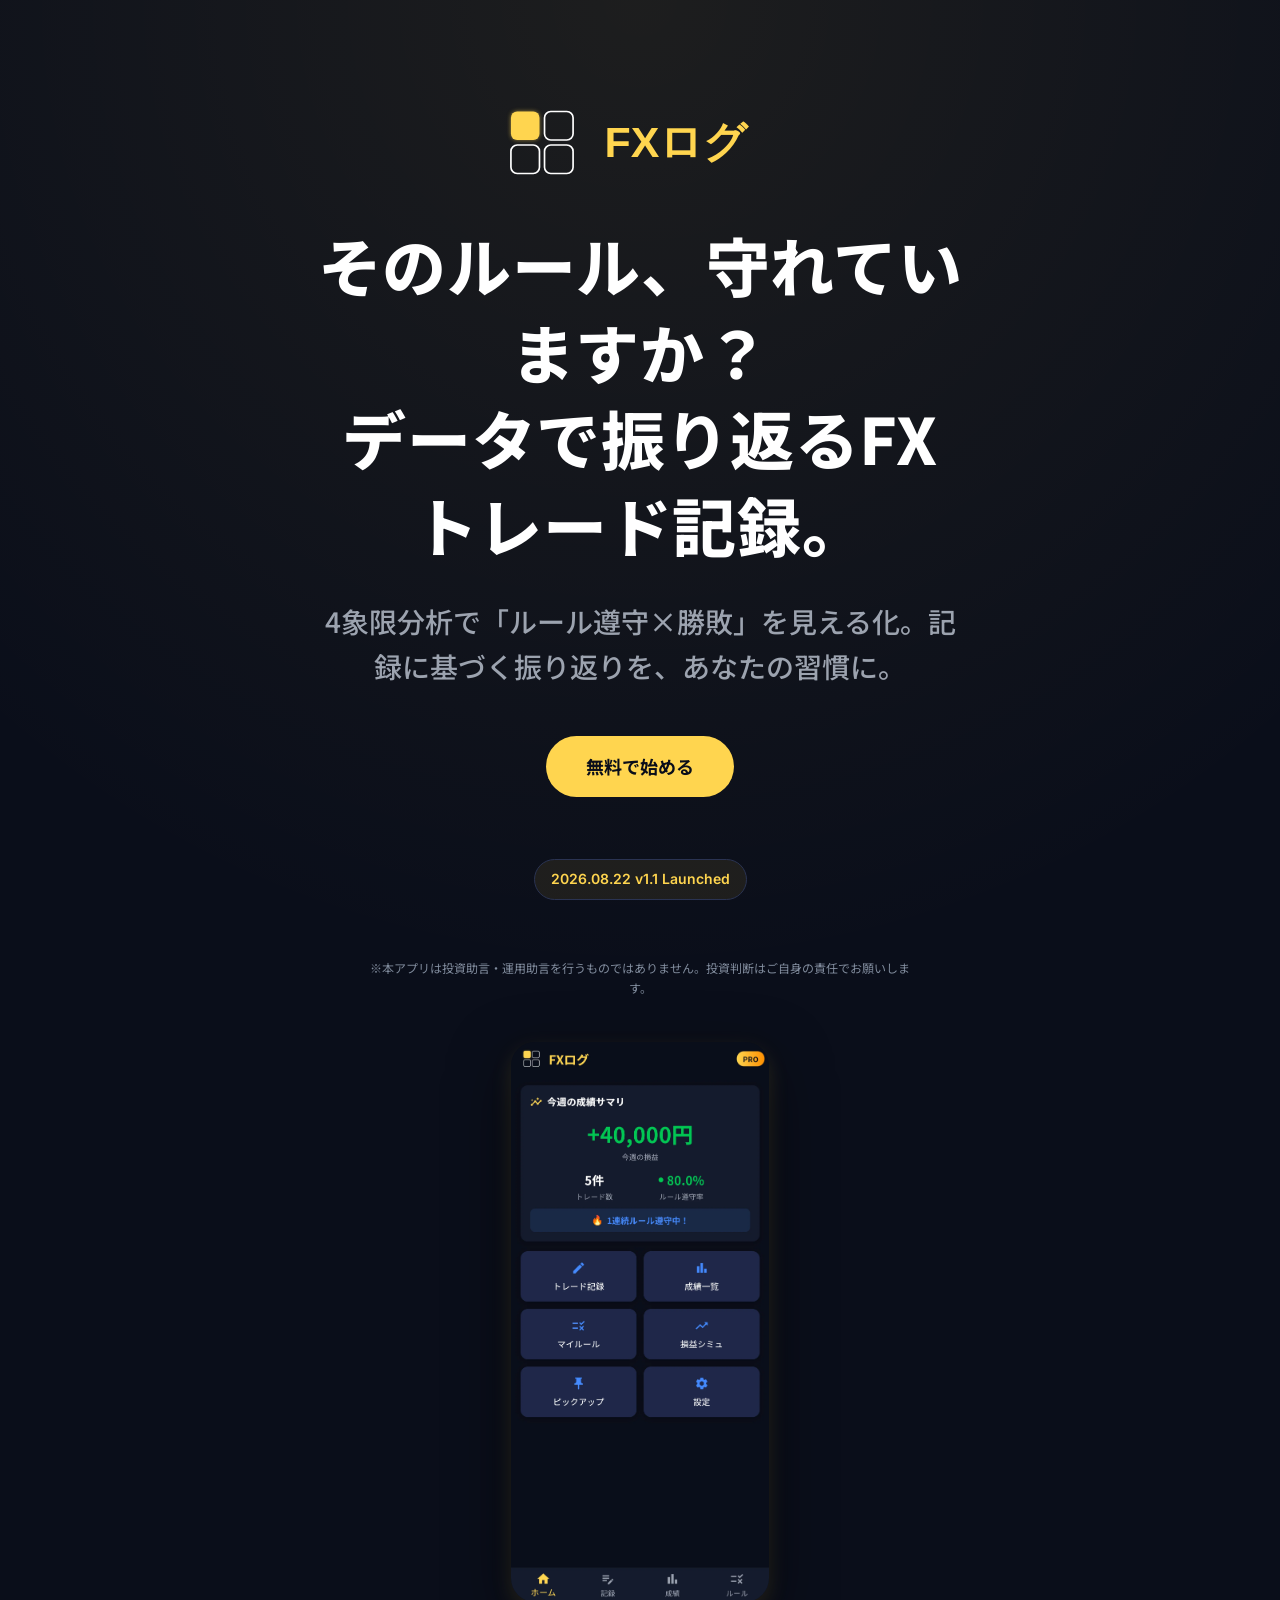
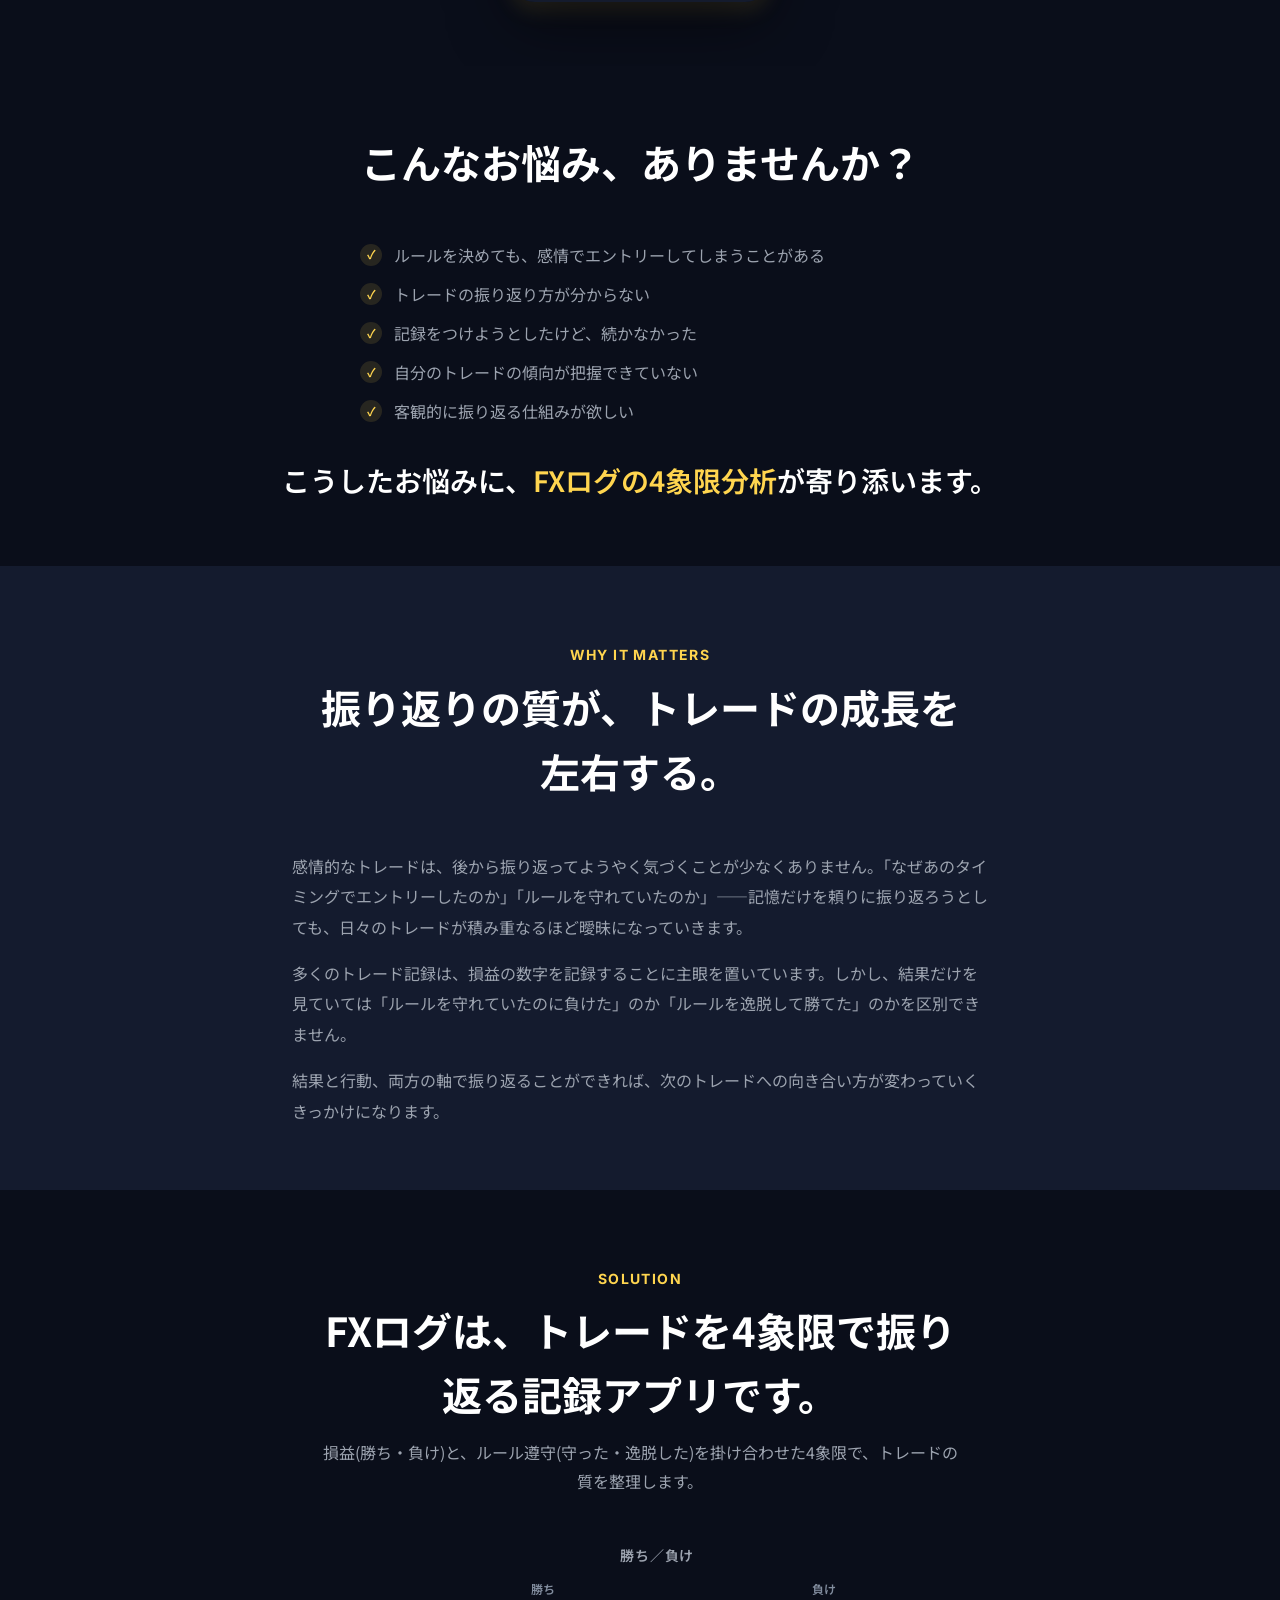
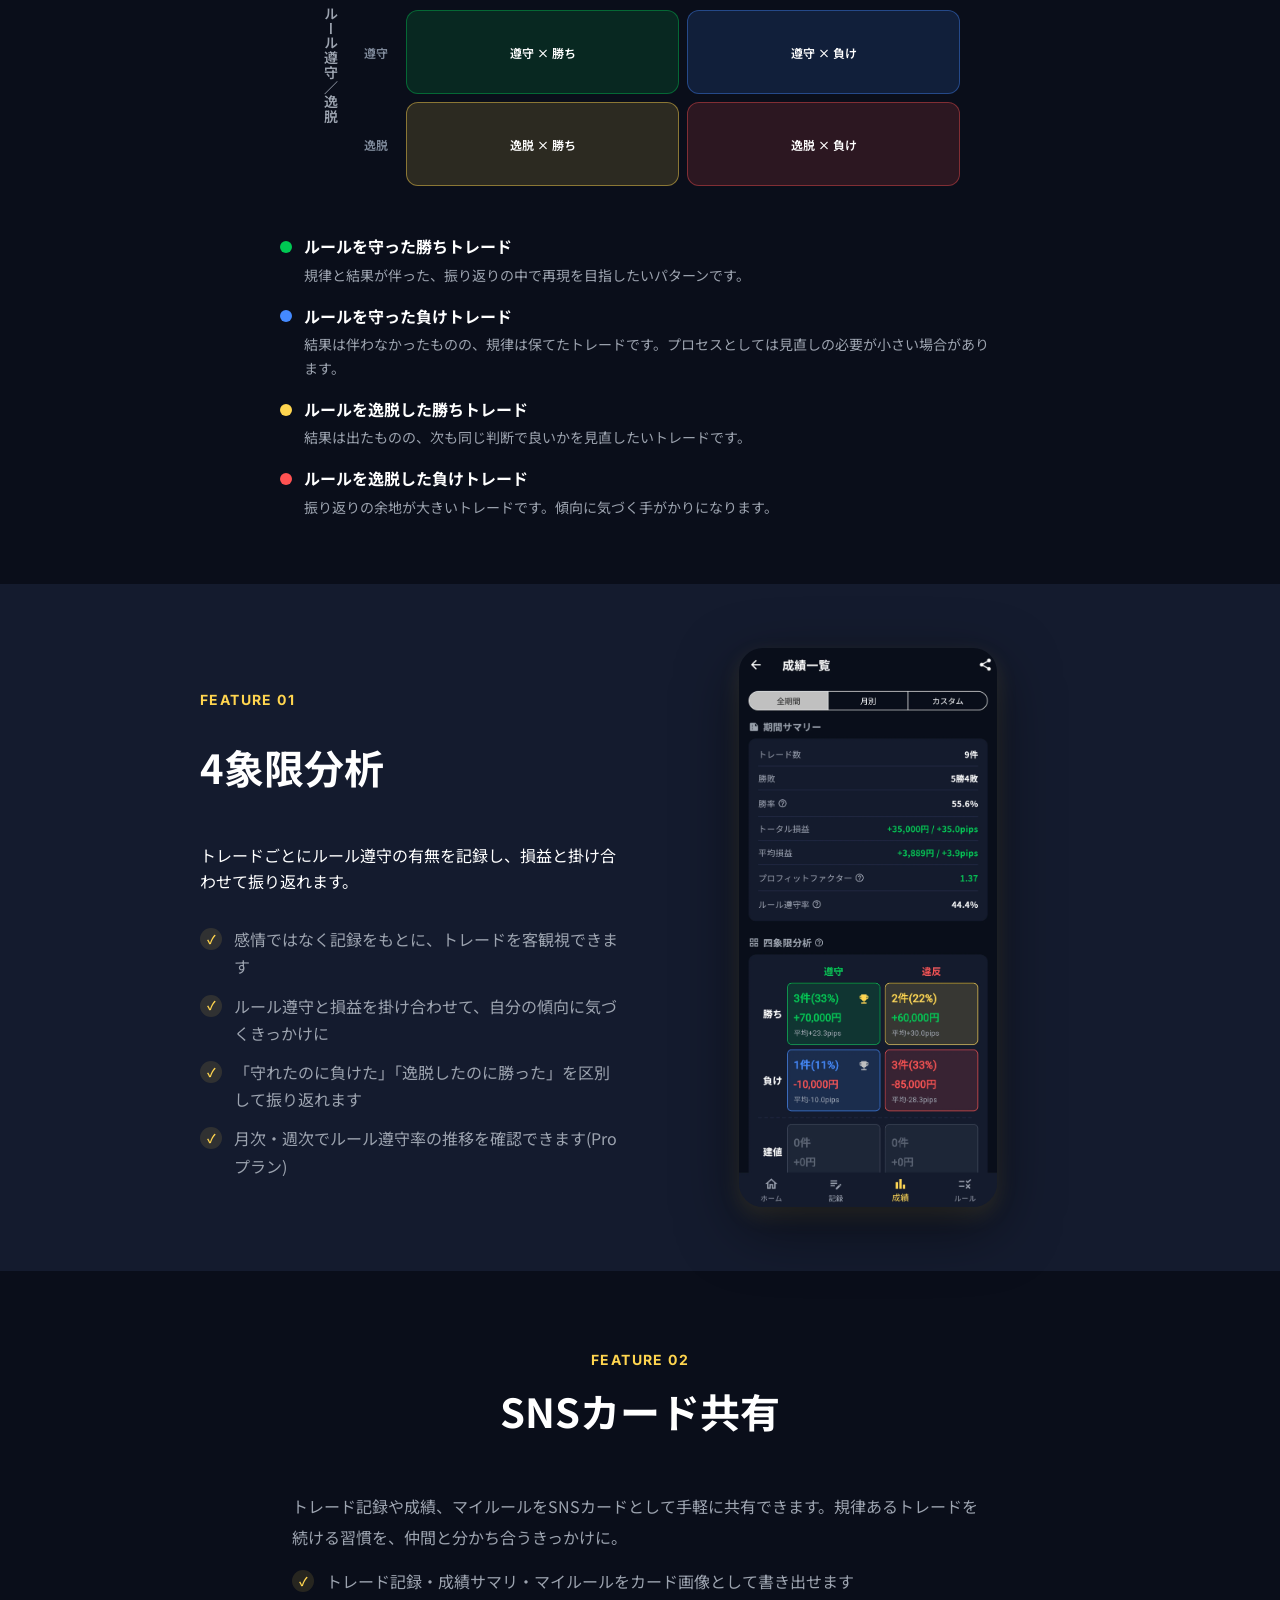
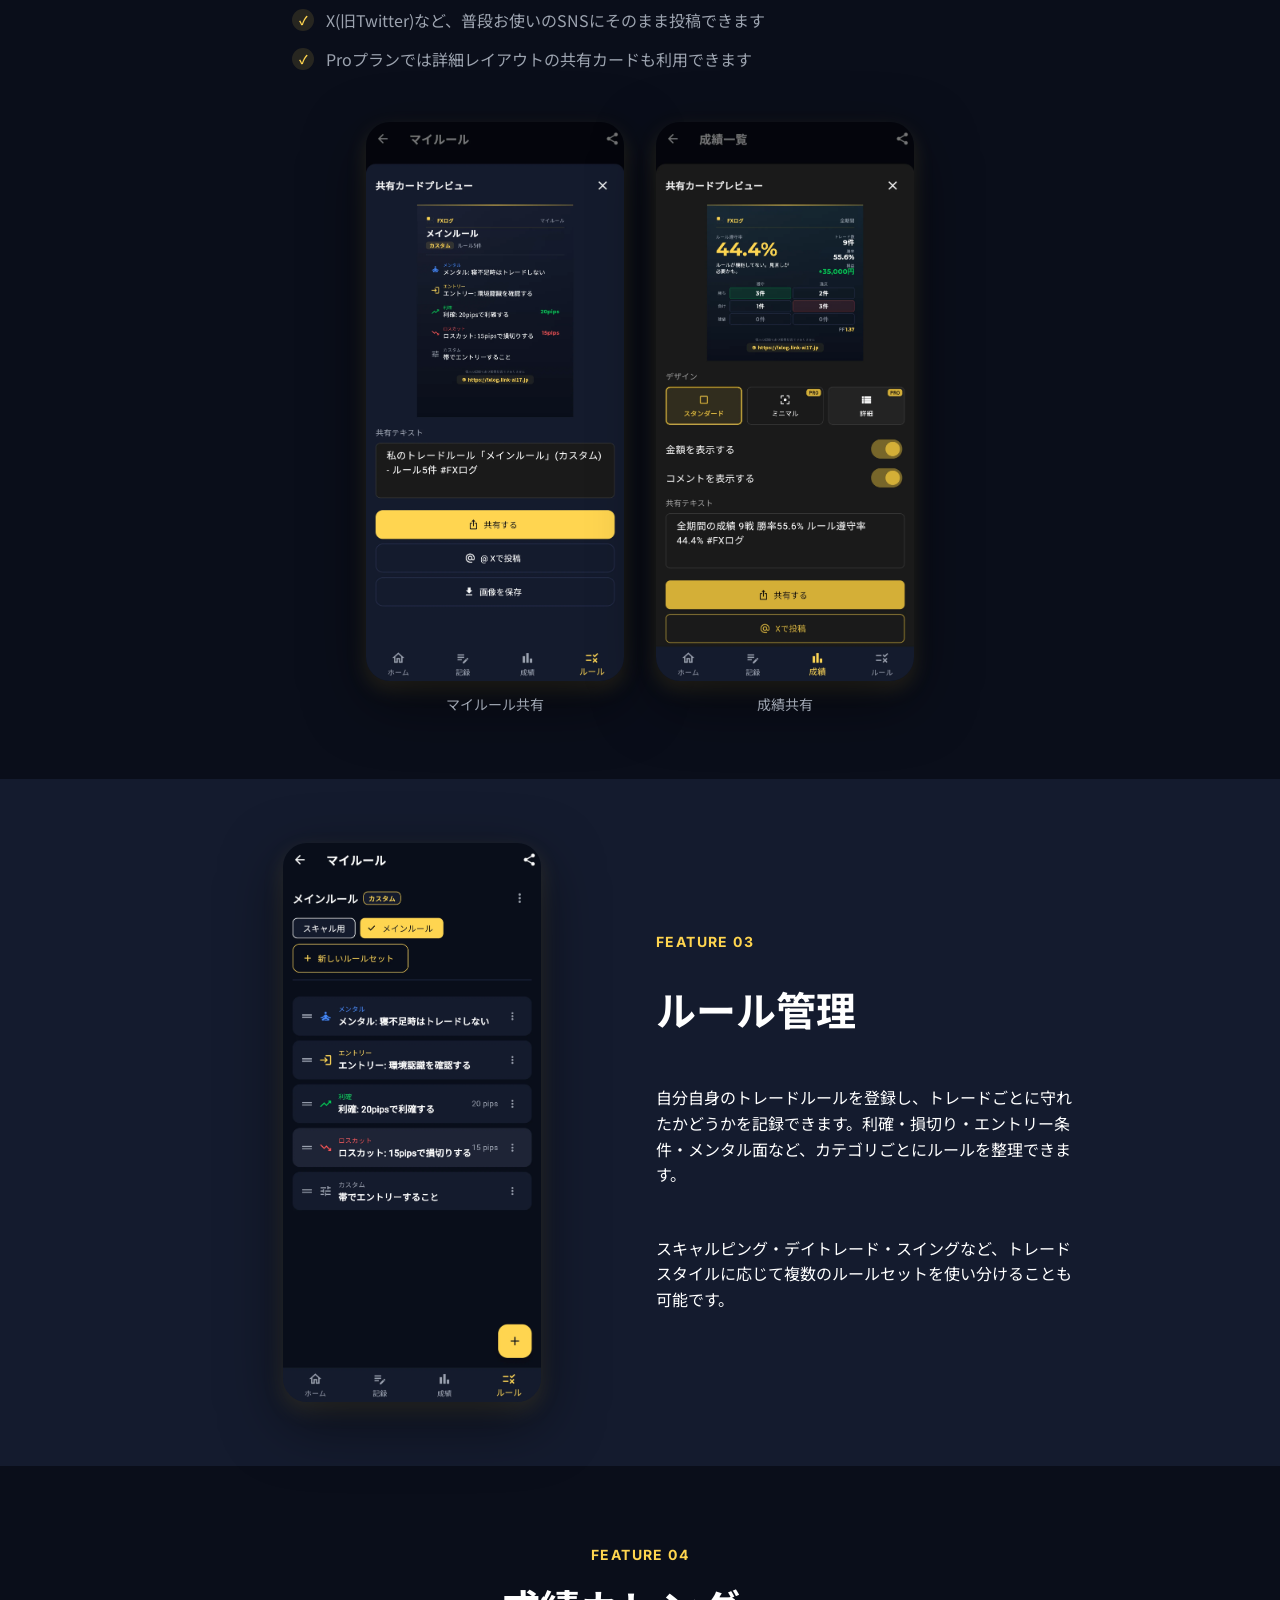
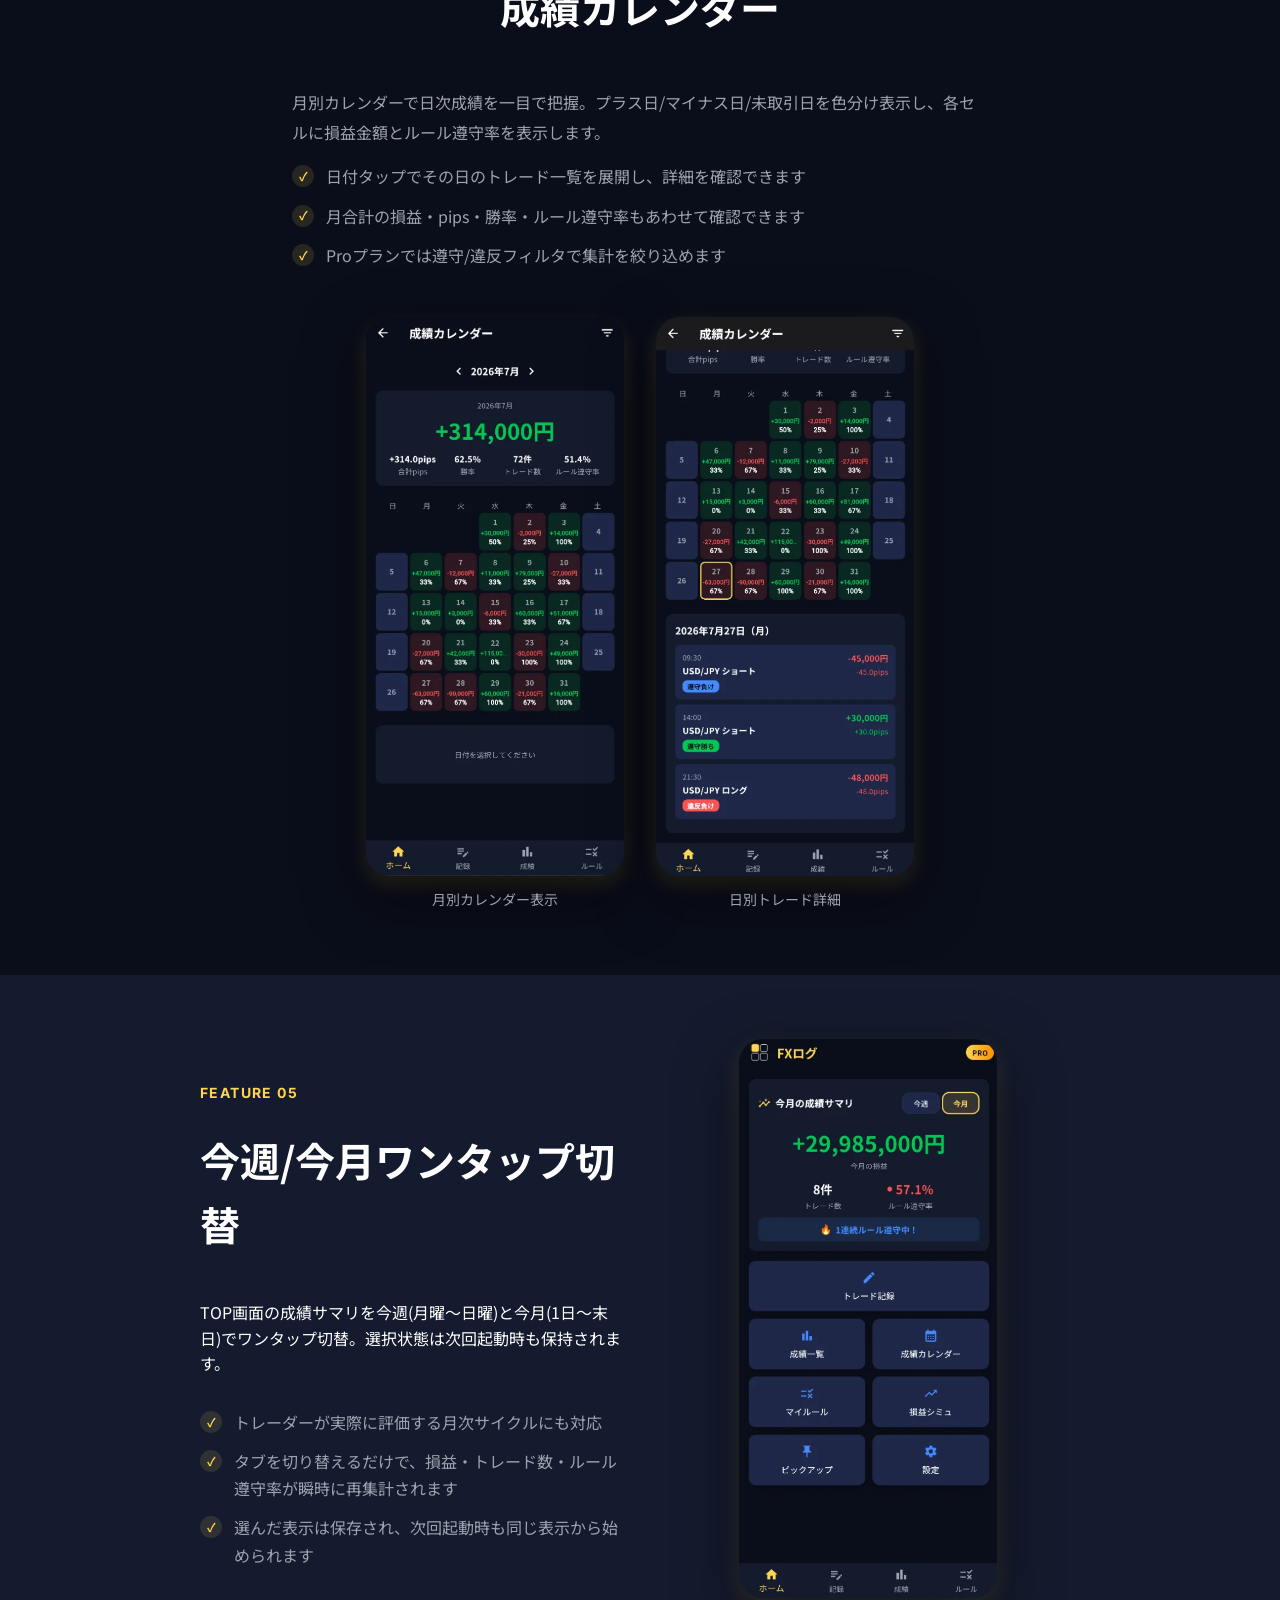
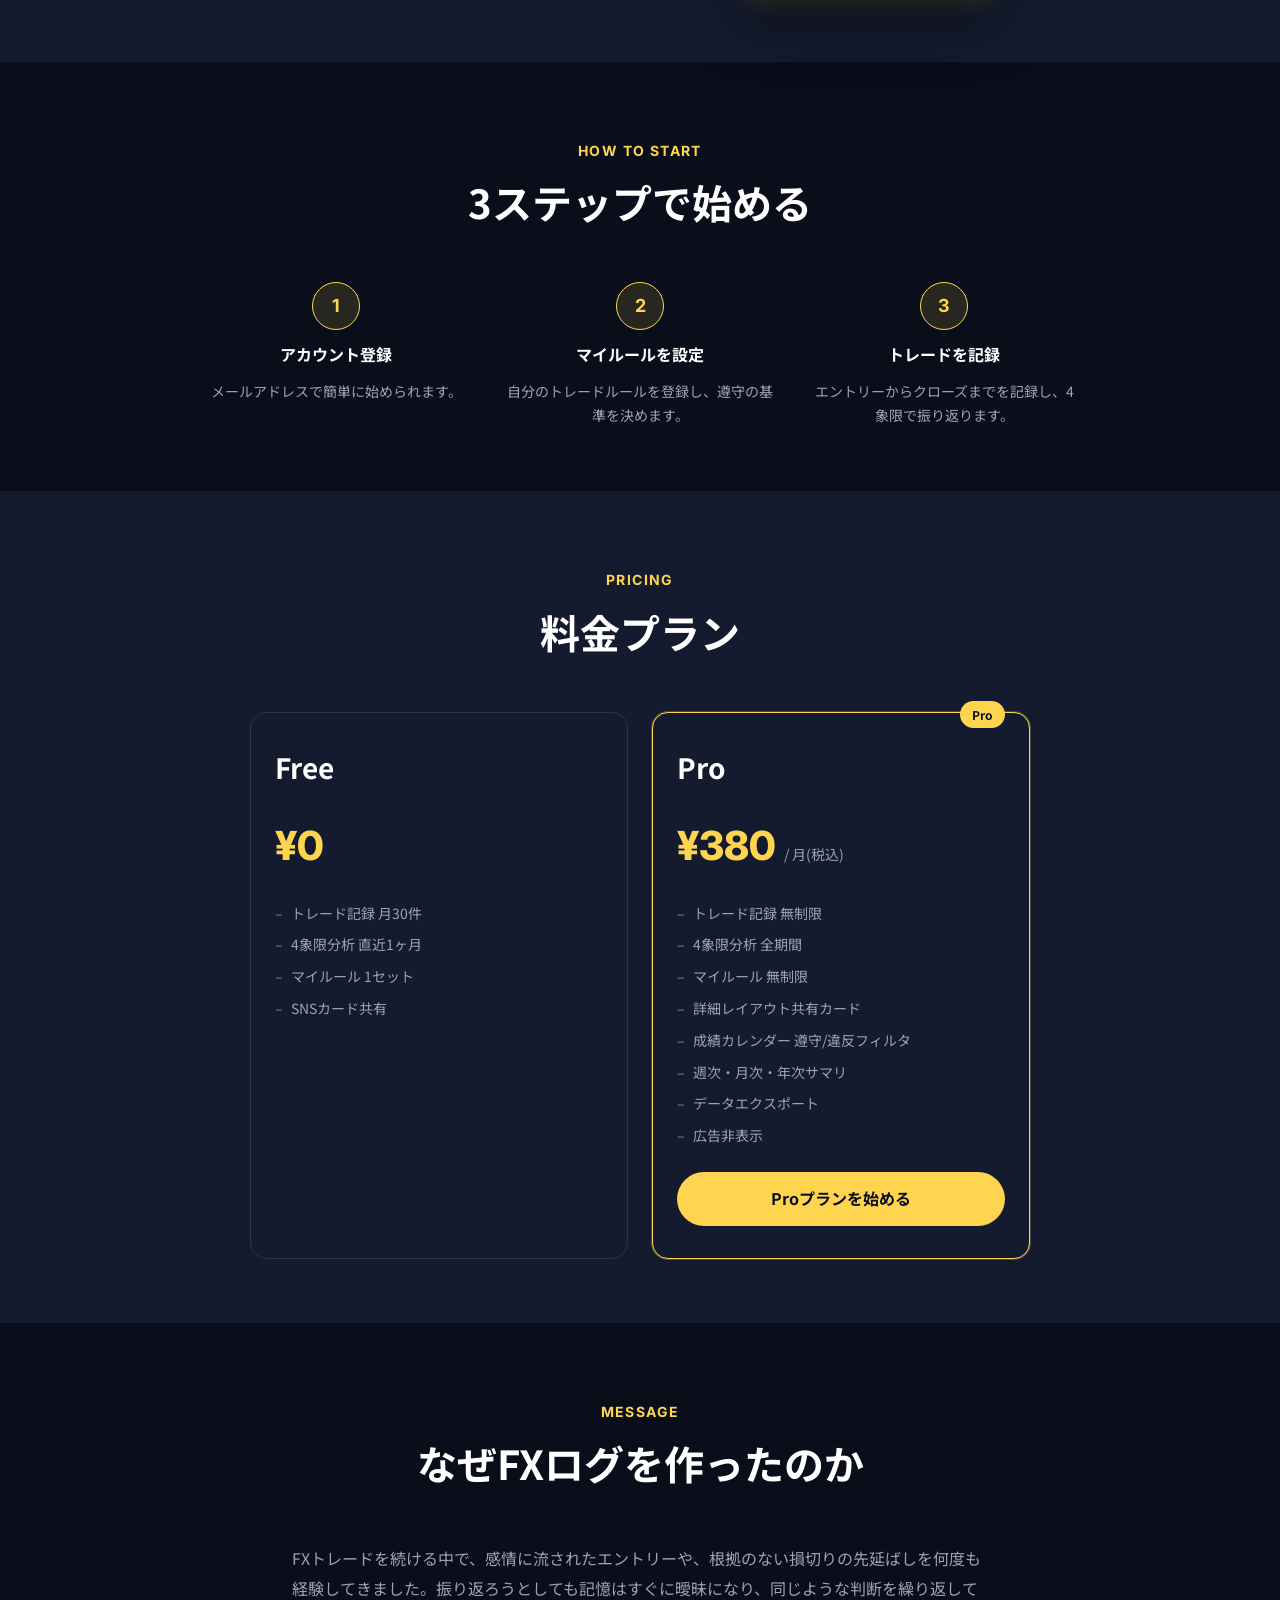
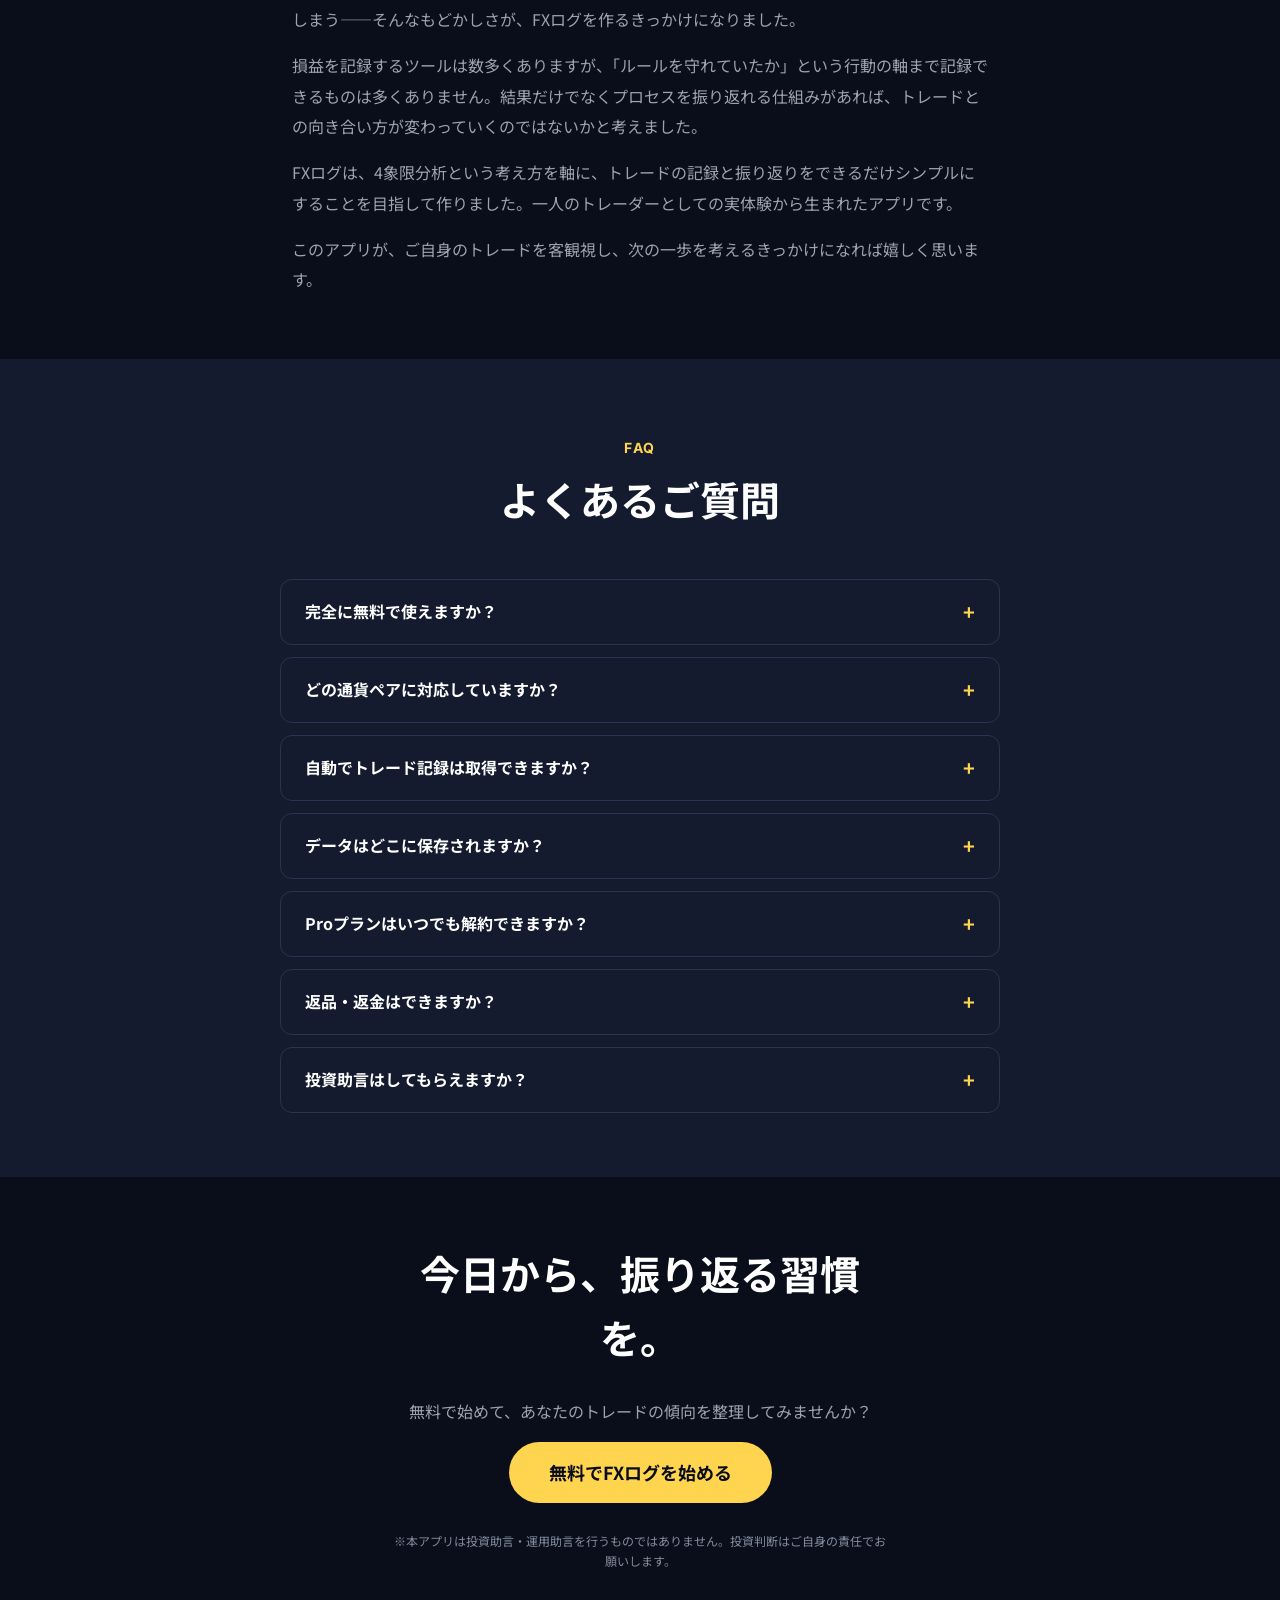
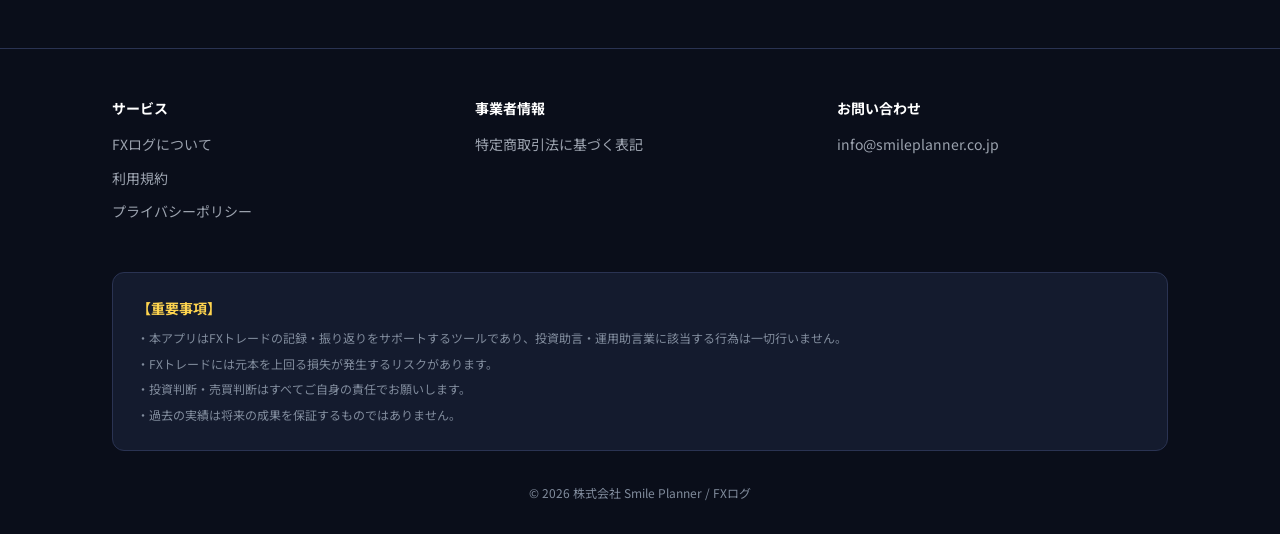
<file: index.html>
<!doctype html>
<html lang="ja">
<head>
  <meta charset="UTF-8" />
  <meta name="viewport" content="width=device-width, initial-scale=1" />
  <title>FXログ - ルールを、可視化する。4象限で振り返るFXトレード記録アプリ</title>
  <meta name="description" content="そのルール、守れていますか？FXログは4象限分析でトレードのルール遵守と成果を見える化。記録に基づく振り返り習慣で、あなたのトレードを支えます。" />
  <meta name="keywords" content="FX, トレード, 記録, 4象限, ルール管理, SNS共有" />
  <link rel="canonical" href="https://fxlog.link-ai17.jp" />

  <!-- OGP -->
  <meta property="og:type" content="website" />
  <meta property="og:url" content="https://fxlog.link-ai17.jp" />
  <meta property="og:title" content="そのルール、守れていますか？" />
  <meta property="og:description" content="4象限分析で「ルール遵守×勝敗」を見える化。記録に基づく振り返りを、あなたの習慣に。" />
  <meta property="og:image" content="https://fxlog.link-ai17.jp/assets/og-image.png" />
  <meta property="og:locale" content="ja_JP" />
  <meta property="og:site_name" content="FXログ" />

  <!-- Twitter Card -->
  <meta name="twitter:card" content="summary_large_image" />
  <meta name="twitter:title" content="そのルール、守れていますか？" />
  <meta name="twitter:description" content="4象限分析で「ルール遵守×勝敗」を見える化。記録に基づく振り返りを、あなたの習慣に。" />
  <meta name="twitter:image" content="https://fxlog.link-ai17.jp/assets/og-image.png" />

  <!-- Favicon -->
  <link rel="icon" type="image/svg+xml" href="/assets/favicon.svg" />
  <link rel="icon" type="image/x-icon" href="/assets/favicon.ico" />
  <link rel="icon" type="image/png" sizes="96x96" href="/assets/favicon-96.png" />
  <link rel="icon" type="image/png" sizes="192x192" href="/assets/favicon-192.png" />
  <link rel="apple-touch-icon" sizes="180x180" href="/assets/apple-touch-icon.png" />
  <meta name="theme-color" content="#0A0E1A" />

  <!-- Google Fonts: render-blockingを避けるため非同期読み込みにする
       (preload + media=print切替パターン、noscript版で非対応環境に対応)。
       weightは実使用分のみ厳選: Inter 400/500は.font-en要素がどれも
       使用しておらず不要だったため除去。Noto Sans JP 800は.hero__title
       (font-weight:800、font-enクラスなしのため既定のNoto Sans JPで
       描画される)が使用しているにも関わらず元々リクエストされておらず
       未読み込みだったため追加(表示上はブラウザのフォールバック/合成
       太字で代替されていたと見られる、今回発見した既存の潜在バグ)。 -->
  <link rel="preconnect" href="https://fonts.googleapis.com" />
  <link rel="preconnect" href="https://fonts.gstatic.com" crossorigin />
  <link rel="preload" href="https://fonts.googleapis.com/css2?family=Inter:wght@600;700;800&family=Noto+Sans+JP:wght@400;500;600;700;800&display=swap" as="style" />
  <link href="https://fonts.googleapis.com/css2?family=Inter:wght@600;700;800&family=Noto+Sans+JP:wght@400;500;600;700;800&display=swap" rel="stylesheet" media="print" onload="this.media='all'" />
  <noscript>
    <link href="https://fonts.googleapis.com/css2?family=Inter:wght@600;700;800&family=Noto+Sans+JP:wght@400;500;600;700;800&display=swap" rel="stylesheet" />
  </noscript>

  <!-- LCP画像(ヒーロー)をpreload -->
  <link rel="preload" as="image" href="/assets/hero-home.webp" type="image/webp" fetchpriority="high" />

  <link rel="stylesheet" href="/styles/main.min.css" />

  <!-- 構造化データ(JSON-LD): Agentic Browsing/リッチリザルト対応 -->
  <script type="application/ld+json">
  {
    "@context": "https://schema.org",
    "@type": "SoftwareApplication",
    "name": "FXログ",
    "applicationCategory": "FinanceApplication",
    "operatingSystem": "Web, iOS, Android",
    "description": "4象限分析で「ルール遵守×勝敗」を見える化するFXトレード記録アプリ。感情ではなく記録に基づく振り返り習慣をサポートします。",
    "url": "https://fxlog.link-ai17.jp",
    "offers": [
      {
        "@type": "Offer",
        "name": "Free",
        "price": "0",
        "priceCurrency": "JPY"
      },
      {
        "@type": "Offer",
        "name": "Pro",
        "price": "380",
        "priceCurrency": "JPY",
        "priceSpecification": {
          "@type": "UnitPriceSpecification",
          "price": "380",
          "priceCurrency": "JPY",
          "unitText": "月額(税込)"
        }
      }
    ],
    "featureList": [
      "4象限分析(ルール遵守×勝敗)",
      "トレード記録",
      "マイルール管理",
      "SNSカード共有",
      "成績サマリー",
      "成績カレンダー",
      "CSVエクスポート(Pro)"
    ]
  }
  </script>

  <script type="application/ld+json">
  {
    "@context": "https://schema.org",
    "@type": "Organization",
    "name": "FXログ",
    "url": "https://fxlog.link-ai17.jp",
    "logo": "https://fxlog.link-ai17.jp/assets/logo.svg"
  }
  </script>

  <script type="application/ld+json">
  {
    "@context": "https://schema.org",
    "@type": "FAQPage",
    "mainEntity": [
      {
        "@type": "Question",
        "name": "完全に無料で使えますか？",
        "acceptedAnswer": {
          "@type": "Answer",
          "text": "Freeプランでは、トレード記録月30件・4象限分析直近1ヶ月・マイルール1セットなど一部制限付きで無料でご利用いただけます。より多くの機能をご利用になりたい場合は、月額380円(税込)のProプランをご用意しています。"
        }
      },
      {
        "@type": "Question",
        "name": "どの通貨ペアに対応していますか？",
        "acceptedAnswer": {
          "@type": "Answer",
          "text": "USD/JPY・EUR/JPY・GBP/JPY・AUD/JPY・NZD/JPYの主要JPYクロス5種に対応しています(2026年8月時点)。"
        }
      },
      {
        "@type": "Question",
        "name": "自動でトレード記録は取得できますか？",
        "acceptedAnswer": {
          "@type": "Answer",
          "text": "現在は手動での記録入力に対応しています。証券会社との自動連携は今後の検討事項です。"
        }
      },
      {
        "@type": "Question",
        "name": "データはどこに保存されますか？",
        "acceptedAnswer": {
          "@type": "Answer",
          "text": "データはクラウドデータベース(Supabase)に保存され、アカウントに紐づけて管理されます。"
        }
      },
      {
        "@type": "Question",
        "name": "Proプランはいつでも解約できますか？",
        "acceptedAnswer": {
          "@type": "Answer",
          "text": "はい、いつでも解約手続きが可能です。解約後は、契約期間の終了をもってFreeプランへ移行します。"
        }
      },
      {
        "@type": "Question",
        "name": "返品・返金はできますか？",
        "acceptedAnswer": {
          "@type": "Answer",
          "text": "デジタルサービスの性質上、原則として返金には対応しておりません。詳細は特定商取引法に基づく表記をご確認ください。"
        }
      },
      {
        "@type": "Question",
        "name": "投資助言はしてもらえますか？",
        "acceptedAnswer": {
          "@type": "Answer",
          "text": "FXログは投資助言・運用助言を行うものではありません。トレードの記録・振り返りをサポートするツールとしてご利用ください。"
        }
      }
    ]
  }
  </script>
</head>
<body>
  <div class="page">
    <!-- ======================================================================
         セクション1: ヒーロー
         ====================================================================== -->
    <main>
    <header class="hero" id="hero">
      <div class="container hero__inner">
        <div class="hero__brand">
          <img class="hero__logo" src="/assets/logo-lockup.svg" alt="FXログ" width="300" height="100" />
        </div>

        <h1 class="hero__title">
          そのルール、守れていますか？<br>
          データで振り返るFXトレード記録。
        </h1>
        <p class="hero__subtitle">
          4象限分析で「ルール遵守×勝敗」を見える化。記録に基づく振り返りを、あなたの習慣に。
        </p>

        <p class="hero__cta">
          <a class="btn btn--large" href="https://fxlog.vercel.app" rel="noopener">無料で始める</a>
        </p>

        <p class="hero__badge badge font-en">2026.08.22 v1.1 Launched</p>

        <p class="hero__legal legal-note legal-note--center">
          ※本アプリは投資助言・運用助言を行うものではありません。投資判断はご自身の責任でお願いします。
        </p>

        <div class="phone-frame">
          <picture>
            <source srcset="/assets/hero-home.webp" type="image/webp" />
            <img src="/assets/hero-home.png" alt="FXログ ホーム画面" width="430" height="932" fetchpriority="high" />
          </picture>
        </div>
      </div>
    </header>

    <!-- ======================================================================
         セクション2: 共感喚起
         ====================================================================== -->
    <section class="section pain-points reveal" id="pain-points" aria-labelledby="pain-points-title">
      <div class="container">
        <div class="section__header">
          <h2 class="section__title" id="pain-points-title">こんなお悩み、ありませんか？</h2>
        </div>

        <ul class="checklist pain-points__list">
          <li class="checklist__item">ルールを決めても、感情でエントリーしてしまうことがある</li>
          <li class="checklist__item">トレードの振り返り方が分からない</li>
          <li class="checklist__item">記録をつけようとしたけど、続かなかった</li>
          <li class="checklist__item">自分のトレードの傾向が把握できていない</li>
          <li class="checklist__item">客観的に振り返る仕組みが欲しい</li>
        </ul>

        <p class="pain-points__closing">
          こうしたお悩みに、<span class="accent">FXログの4象限分析</span>が寄り添います。
        </p>
      </div>
    </section>

    <!-- ======================================================================
         セクション3: 問題提起
         ====================================================================== -->
    <section class="section section--alt reveal" id="problem" aria-labelledby="problem-title">
      <div class="container container--narrow">
        <div class="section__header">
          <p class="section__eyebrow font-en">Why it matters</p>
          <h2 class="section__title" id="problem-title">振り返りの質が、トレードの成長を左右する。</h2>
        </div>

        <div class="section__body">
          <p>感情的なトレードは、後から振り返ってようやく気づくことが少なくありません。「なぜあのタイミングでエントリーしたのか」「ルールを守れていたのか」——記憶だけを頼りに振り返ろうとしても、日々のトレードが積み重なるほど曖昧になっていきます。</p>
          <p>多くのトレード記録は、損益の数字を記録することに主眼を置いています。しかし、結果だけを見ていては「ルールを守れていたのに負けた」のか「ルールを逸脱して勝てた」のかを区別できません。</p>
          <p>結果と行動、両方の軸で振り返ることができれば、次のトレードへの向き合い方が変わっていくきっかけになります。</p>
        </div>
      </div>
    </section>

    <!-- ======================================================================
         セクション4: 解決策(4象限マトリクス)
         ====================================================================== -->
    <section class="section reveal" id="solution" aria-labelledby="solution-title">
      <div class="container">
        <div class="section__header">
          <p class="section__eyebrow font-en">Solution</p>
          <h2 class="section__title" id="solution-title">FXログは、トレードを4象限で振り返る記録アプリです。</h2>
          <p class="section__lead">損益(勝ち・負け)と、ルール遵守(守った・逸脱した)を掛け合わせた4象限で、トレードの質を整理します。</p>
        </div>

        <div class="quadrant">
          <div class="quadrant__vaxis" aria-hidden="true">ルール遵守／逸脱</div>
          <div class="quadrant__main">
            <div class="quadrant__haxis" aria-hidden="true">勝ち／負け</div>
            <div class="quadrant-grid" role="img" aria-label="4象限マトリクス: 縦軸がルール遵守/逸脱、横軸が勝ち/負け">
              <span class="quadrant-grid__label"></span>
              <span class="quadrant-grid__label">勝ち</span>
              <span class="quadrant-grid__label">負け</span>

              <span class="quadrant-grid__label">遵守</span>
              <div class="quadrant-cell quadrant-cell--profit">遵守 × 勝ち</div>
              <div class="quadrant-cell quadrant-cell--link">遵守 × 負け</div>

              <span class="quadrant-grid__label">逸脱</span>
              <div class="quadrant-cell quadrant-cell--warning">逸脱 × 勝ち</div>
              <div class="quadrant-cell quadrant-cell--loss">逸脱 × 負け</div>
            </div>
          </div>
        </div>

        <dl class="quadrant-legend">
          <div class="quadrant-legend__item">
            <dt class="quadrant-legend__title">
              <span class="quadrant-legend__dot quadrant-legend__dot--profit" aria-hidden="true"></span>
              ルールを守った勝ちトレード
            </dt>
            <dd class="quadrant-legend__desc">規律と結果が伴った、振り返りの中で再現を目指したいパターンです。</dd>
          </div>
          <div class="quadrant-legend__item">
            <dt class="quadrant-legend__title">
              <span class="quadrant-legend__dot quadrant-legend__dot--link" aria-hidden="true"></span>
              ルールを守った負けトレード
            </dt>
            <dd class="quadrant-legend__desc">結果は伴わなかったものの、規律は保てたトレードです。プロセスとしては見直しの必要が小さい場合があります。</dd>
          </div>
          <div class="quadrant-legend__item">
            <dt class="quadrant-legend__title">
              <span class="quadrant-legend__dot quadrant-legend__dot--warning" aria-hidden="true"></span>
              ルールを逸脱した勝ちトレード
            </dt>
            <dd class="quadrant-legend__desc">結果は出たものの、次も同じ判断で良いかを見直したいトレードです。</dd>
          </div>
          <div class="quadrant-legend__item">
            <dt class="quadrant-legend__title">
              <span class="quadrant-legend__dot quadrant-legend__dot--loss" aria-hidden="true"></span>
              ルールを逸脱した負けトレード
            </dt>
            <dd class="quadrant-legend__desc">振り返りの余地が大きいトレードです。傾向に気づく手がかりになります。</dd>
          </div>
        </dl>
      </div>
    </section>

    <!-- ======================================================================
         セクション5: 主要機能1「4象限分析」
         ====================================================================== -->
    <section class="section section--alt reveal" id="feature-quadrant" aria-labelledby="feature-quadrant-title">
      <div class="container">
        <div class="feature-block">
          <div class="feature-block__text">
            <p class="section__eyebrow font-en">Feature 01</p>
            <h2 class="section__title" id="feature-quadrant-title">4象限分析</h2>
            <p>トレードごとにルール遵守の有無を記録し、損益と掛け合わせて振り返れます。</p>
            <ul class="checklist">
              <li class="checklist__item">感情ではなく記録をもとに、トレードを客観視できます</li>
              <li class="checklist__item">ルール遵守と損益を掛け合わせて、自分の傾向に気づくきっかけに</li>
              <li class="checklist__item">「守れたのに負けた」「逸脱したのに勝った」を区別して振り返れます</li>
              <li class="checklist__item">月次・週次でルール遵守率の推移を確認できます(Proプラン)</li>
            </ul>
          </div>
          <div class="feature-block__media">
            <div class="phone-frame">
              <picture>
                <source srcset="/assets/feature-01-quadrant.webp" type="image/webp" />
                <img src="/assets/feature-01-quadrant.png" alt="4象限分析画面" width="430" height="932" loading="lazy" />
              </picture>
            </div>
          </div>
        </div>
      </div>
    </section>

    <!-- ======================================================================
         セクション6: 主要機能2「SNSカード共有」
         ====================================================================== -->
    <section class="section reveal" id="feature-share" aria-labelledby="feature-share-title">
      <div class="container container--narrow">
        <div class="section__header">
          <p class="section__eyebrow font-en">Feature 02</p>
          <h2 class="section__title" id="feature-share-title">SNSカード共有</h2>
        </div>
        <div class="section__body">
          <p>トレード記録や成績、マイルールをSNSカードとして手軽に共有できます。規律あるトレードを続ける習慣を、仲間と分かち合うきっかけに。</p>
          <ul class="checklist">
            <li class="checklist__item">トレード記録・成績サマリ・マイルールをカード画像として書き出せます</li>
            <li class="checklist__item">X(旧Twitter)など、普段お使いのSNSにそのまま投稿できます</li>
            <li class="checklist__item">Proプランでは詳細レイアウトの共有カードも利用できます</li>
          </ul>
        </div>
      </div>
      <div class="container">
        <div class="feature-02-cards">
          <figure>
            <div class="phone-frame">
              <picture>
                <source srcset="/assets/feature-02-rule-card.webp" type="image/webp" />
                <img src="/assets/feature-02-rule-card.png" alt="マイルール共有カード" width="430" height="932" loading="lazy" />
              </picture>
            </div>
            <figcaption>マイルール共有</figcaption>
          </figure>
          <figure>
            <div class="phone-frame">
              <picture>
                <source srcset="/assets/feature-02-stats-card.webp" type="image/webp" />
                <img src="/assets/feature-02-stats-card.png" alt="成績共有カード" width="430" height="932" loading="lazy" />
              </picture>
            </div>
            <figcaption>成績共有</figcaption>
          </figure>
        </div>
      </div>
    </section>

    <!-- ======================================================================
         セクション7: 主要機能3「ルール管理」
         ====================================================================== -->
    <section class="section section--alt reveal" id="feature-rules" aria-labelledby="feature-rules-title">
      <div class="container">
        <div class="feature-block feature-block--reverse">
          <div class="feature-block__text">
            <p class="section__eyebrow font-en">Feature 03</p>
            <h2 class="section__title" id="feature-rules-title">ルール管理</h2>
            <p>自分自身のトレードルールを登録し、トレードごとに守れたかどうかを記録できます。利確・損切り・エントリー条件・メンタル面など、カテゴリごとにルールを整理できます。</p>
            <p>スキャルピング・デイトレード・スイングなど、トレードスタイルに応じて複数のルールセットを使い分けることも可能です。</p>
          </div>
          <div class="feature-block__media">
            <div class="phone-frame">
              <picture>
                <source srcset="/assets/feature-03-rules.webp" type="image/webp" />
                <img src="/assets/feature-03-rules.png" alt="マイルール一覧画面" width="430" height="932" loading="lazy" />
              </picture>
            </div>
          </div>
        </div>
      </div>
    </section>

    <!-- ======================================================================
         セクション8: 主要機能4「成績カレンダー」
         ====================================================================== -->
    <section class="section reveal" id="feature-calendar" aria-labelledby="feature-calendar-title">
      <div class="container container--narrow">
        <div class="section__header">
          <p class="section__eyebrow font-en">Feature 04</p>
          <h2 class="section__title" id="feature-calendar-title">成績カレンダー</h2>
        </div>
        <div class="section__body">
          <p>月別カレンダーで日次成績を一目で把握。プラス日/マイナス日/未取引日を色分け表示し、各セルに損益金額とルール遵守率を表示します。</p>
          <ul class="checklist">
            <li class="checklist__item">日付タップでその日のトレード一覧を展開し、詳細を確認できます</li>
            <li class="checklist__item">月合計の損益・pips・勝率・ルール遵守率もあわせて確認できます</li>
            <li class="checklist__item">Proプランでは遵守/違反フィルタで集計を絞り込めます</li>
          </ul>
        </div>
      </div>
      <div class="container">
        <div class="feature-02-cards">
          <figure>
            <div class="phone-frame">
              <picture>
                <source srcset="/assets/feature-04-calendar-month.webp" type="image/webp" />
                <img src="/assets/feature-04-calendar-month.png" alt="成績カレンダー月表示画面" width="430" height="932" loading="lazy" />
              </picture>
            </div>
            <figcaption>月別カレンダー表示</figcaption>
          </figure>
          <figure>
            <div class="phone-frame">
              <picture>
                <source srcset="/assets/feature-04-calendar-detail.webp" type="image/webp" />
                <img src="/assets/feature-04-calendar-detail.png" alt="成績カレンダー日別トレード詳細パネル" width="430" height="932" loading="lazy" />
              </picture>
            </div>
            <figcaption>日別トレード詳細</figcaption>
          </figure>
        </div>
      </div>
    </section>

    <!-- ======================================================================
         セクション9: 主要機能5「今週/今月ワンタップ切替」
         ====================================================================== -->
    <section class="section section--alt reveal" id="feature-period-toggle" aria-labelledby="feature-period-toggle-title">
      <div class="container">
        <div class="feature-block">
          <div class="feature-block__text">
            <p class="section__eyebrow font-en">Feature 05</p>
            <h2 class="section__title" id="feature-period-toggle-title">今週/今月ワンタップ切替</h2>
            <p>TOP画面の成績サマリを今週(月曜〜日曜)と今月(1日〜末日)でワンタップ切替。選択状態は次回起動時も保持されます。</p>
            <ul class="checklist">
              <li class="checklist__item">トレーダーが実際に評価する月次サイクルにも対応</li>
              <li class="checklist__item">タブを切り替えるだけで、損益・トレード数・ルール遵守率が瞬時に再集計されます</li>
              <li class="checklist__item">選んだ表示は保存され、次回起動時も同じ表示から始められます</li>
            </ul>
          </div>
          <div class="feature-block__media">
            <div class="phone-frame">
              <picture>
                <source srcset="/assets/feature-05-home-period-toggle.webp" type="image/webp" />
                <img src="/assets/feature-05-home-period-toggle.png" alt="TOP画面の今週/今月切替タブ" width="430" height="932" loading="lazy" />
              </picture>
            </div>
          </div>
        </div>
      </div>
    </section>

    <!-- ======================================================================
         セクション10: 使い方
         ====================================================================== -->
    <section class="section reveal" id="how-to-start" aria-labelledby="how-to-start-title">
      <div class="container">
        <div class="section__header">
          <p class="section__eyebrow font-en">How to start</p>
          <h2 class="section__title" id="how-to-start-title">3ステップで始める</h2>
        </div>

        <div class="steps">
          <div class="step">
            <div class="step__number font-en">1</div>
            <h3 class="step__title">アカウント登録</h3>
            <p class="step__desc">メールアドレスで簡単に始められます。</p>
          </div>
          <div class="step">
            <div class="step__number font-en">2</div>
            <h3 class="step__title">マイルールを設定</h3>
            <p class="step__desc">自分のトレードルールを登録し、遵守の基準を決めます。</p>
          </div>
          <div class="step">
            <div class="step__number font-en">3</div>
            <h3 class="step__title">トレードを記録</h3>
            <p class="step__desc">エントリーからクローズまでを記録し、4象限で振り返ります。</p>
          </div>
        </div>
      </div>
    </section>

    <!-- ======================================================================
         セクション11: 料金プラン
         ====================================================================== -->
    <section class="section section--alt reveal" id="pricing" aria-labelledby="pricing-title">
      <div class="container">
        <div class="section__header">
          <p class="section__eyebrow font-en">Pricing</p>
          <h2 class="section__title" id="pricing-title">料金プラン</h2>
        </div>

        <div class="pricing-grid">
          <div class="pricing-card">
            <p class="pricing-card__name">Free</p>
            <div class="pricing-card__price">
              <span class="pricing-card__price-value font-en">&yen;0</span>
            </div>
            <ul class="pricing-card__list">
              <li>トレード記録 月30件</li>
              <li>4象限分析 直近1ヶ月</li>
              <li>マイルール 1セット</li>
              <li>SNSカード共有</li>
            </ul>
          </div>

          <div class="pricing-card pricing-card--pro">
            <span class="pricing-card__badge">Pro</span>
            <p class="pricing-card__name">Pro</p>
            <div class="pricing-card__price">
              <span class="pricing-card__price-value font-en">&yen;380</span>
              <span class="pricing-card__price-unit">/ 月(税込)</span>
            </div>
            <ul class="pricing-card__list">
              <li>トレード記録 無制限</li>
              <li>4象限分析 全期間</li>
              <li>マイルール 無制限</li>
              <li>詳細レイアウト共有カード</li>
              <li>成績カレンダー 遵守/違反フィルタ</li>
              <li>週次・月次・年次サマリ</li>
              <li>データエクスポート</li>
              <li>広告非表示</li>
            </ul>
            <a class="btn" href="https://fxlog.vercel.app" rel="noopener">Proプランを始める</a>
          </div>
        </div>
      </div>
    </section>

    <!-- ======================================================================
         セクション12: 開発者コメント
         ====================================================================== -->
    <section class="section reveal" id="developer-message" aria-labelledby="developer-message-title">
      <div class="container container--narrow">
        <div class="section__header">
          <p class="section__eyebrow font-en">Message</p>
          <h2 class="section__title" id="developer-message-title">なぜFXログを作ったのか</h2>
        </div>
        <div class="section__body">
          <p>FXトレードを続ける中で、感情に流されたエントリーや、根拠のない損切りの先延ばしを何度も経験してきました。振り返ろうとしても記憶はすぐに曖昧になり、同じような判断を繰り返してしまう——そんなもどかしさが、FXログを作るきっかけになりました。</p>
          <p>損益を記録するツールは数多くありますが、「ルールを守れていたか」という行動の軸まで記録できるものは多くありません。結果だけでなくプロセスを振り返れる仕組みがあれば、トレードとの向き合い方が変わっていくのではないかと考えました。</p>
          <p>FXログは、4象限分析という考え方を軸に、トレードの記録と振り返りをできるだけシンプルにすることを目指して作りました。一人のトレーダーとしての実体験から生まれたアプリです。</p>
          <p>このアプリが、ご自身のトレードを客観視し、次の一歩を考えるきっかけになれば嬉しく思います。</p>
        </div>
      </div>
    </section>

    <!-- ======================================================================
         セクション13: FAQ
         ====================================================================== -->
    <section class="section section--alt reveal" id="faq" aria-labelledby="faq-title">
      <div class="container">
        <div class="section__header">
          <p class="section__eyebrow font-en">FAQ</p>
          <h2 class="section__title" id="faq-title">よくあるご質問</h2>
        </div>

        <div class="faq-list">
          <details class="faq-item">
            <summary class="faq-item__question">完全に無料で使えますか？</summary>
            <p class="faq-item__answer">Freeプランでは、トレード記録月30件・4象限分析直近1ヶ月・マイルール1セットなど一部制限付きで無料でご利用いただけます。より多くの機能をご利用になりたい場合は、月額380円(税込)のProプランをご用意しています。</p>
          </details>
          <details class="faq-item">
            <summary class="faq-item__question">どの通貨ペアに対応していますか？</summary>
            <p class="faq-item__answer">USD/JPY・EUR/JPY・GBP/JPY・AUD/JPY・NZD/JPYの主要JPYクロス5種に対応しています(2026年8月時点)。</p>
          </details>
          <details class="faq-item">
            <summary class="faq-item__question">自動でトレード記録は取得できますか？</summary>
            <p class="faq-item__answer">現在は手動での記録入力に対応しています。証券会社との自動連携は今後の検討事項です。</p>
          </details>
          <details class="faq-item">
            <summary class="faq-item__question">データはどこに保存されますか？</summary>
            <p class="faq-item__answer">データはクラウドデータベース(Supabase)に保存され、アカウントに紐づけて管理されます。</p>
          </details>
          <details class="faq-item">
            <summary class="faq-item__question">Proプランはいつでも解約できますか？</summary>
            <p class="faq-item__answer">はい、いつでも解約手続きが可能です。解約後は、契約期間の終了をもってFreeプランへ移行します。</p>
          </details>
          <details class="faq-item">
            <summary class="faq-item__question">返品・返金はできますか？</summary>
            <p class="faq-item__answer">デジタルサービスの性質上、原則として返金には対応しておりません。詳細は特定商取引法に基づく表記をご確認ください。</p>
          </details>
          <details class="faq-item">
            <summary class="faq-item__question">投資助言はしてもらえますか？</summary>
            <p class="faq-item__answer">FXログは投資助言・運用助言を行うものではありません。トレードの記録・振り返りをサポートするツールとしてご利用ください。</p>
          </details>
        </div>
      </div>
    </section>

    <!-- ======================================================================
         セクション14: 最終CTA
         ====================================================================== -->
    <section class="section final-cta reveal" id="final-cta" aria-labelledby="final-cta-title">
      <div class="container final-cta__inner">
        <h2 class="section__title" id="final-cta-title">今日から、振り返る習慣を。</h2>
        <p class="section__lead">無料で始めて、あなたのトレードの傾向を整理してみませんか？</p>
        <a class="btn btn--large" href="https://fxlog.vercel.app" rel="noopener">無料でFXログを始める</a>
        <p class="legal-note legal-note--center">
          ※本アプリは投資助言・運用助言を行うものではありません。投資判断はご自身の責任でお願いします。
        </p>
      </div>
    </section>
    </main>

    <!-- ======================================================================
         セクション15: フッター
         ====================================================================== -->
    <footer class="footer">
      <div class="container">
        <nav class="footer__columns" aria-label="フッターリンク">
          <div class="footer__column">
            <h3 class="footer__column-heading">サービス</h3>
            <ul class="footer__links">
              <li><a href="#hero">FXログについて</a></li>
              <li><a href="/legal/terms">利用規約</a></li>
              <li><a href="/legal/privacy">プライバシーポリシー</a></li>
            </ul>
          </div>
          <div class="footer__column">
            <h3 class="footer__column-heading">事業者情報</h3>
            <ul class="footer__links">
              <li><a href="/legal/tokushoho">特定商取引法に基づく表記</a></li>
            </ul>
          </div>
          <div class="footer__column">
            <h3 class="footer__column-heading">お問い合わせ</h3>
            <ul class="footer__links">
              <li><a href="mailto:info@smileplanner.co.jp">info@smileplanner.co.jp</a></li>
            </ul>
          </div>
        </nav>

        <div class="footer__notice">
          <p class="footer__notice-title">【重要事項】</p>
          <ul class="footer__notice-list">
            <li>・本アプリはFXトレードの記録・振り返りをサポートするツールであり、投資助言・運用助言業に該当する行為は一切行いません。</li>
            <li>・FXトレードには元本を上回る損失が発生するリスクがあります。</li>
            <li>・投資判断・売買判断はすべてご自身の責任でお願いします。</li>
            <li>・過去の実績は将来の成果を保証するものではありません。</li>
          </ul>
        </div>

        <p class="footer__copyright">&copy; 2026 株式会社 Smile Planner / FXログ</p>
      </div>
    </footer>
  </div>

  <script>
    // セクションのスクロール連動フェードイン(控えめな演出)。
    // prefers-reduced-motionはCSS側(.reveal)で無効化済みのため、
    // ここではIntersectionObserverによるクラス付与のみを行う。
    if ('IntersectionObserver' in window) {
      var observer = new IntersectionObserver(
        function (entries) {
          entries.forEach(function (entry) {
            if (entry.isIntersecting) {
              entry.target.classList.add('is-visible');
              observer.unobserve(entry.target);
            }
          });
        },
        { threshold: 0.15 }
      );
      document.querySelectorAll('.reveal').forEach(function (el) {
        observer.observe(el);
      });
    } else {
      document.querySelectorAll('.reveal').forEach(function (el) {
        el.classList.add('is-visible');
      });
    }
  </script>
</body>
</html>
</file>
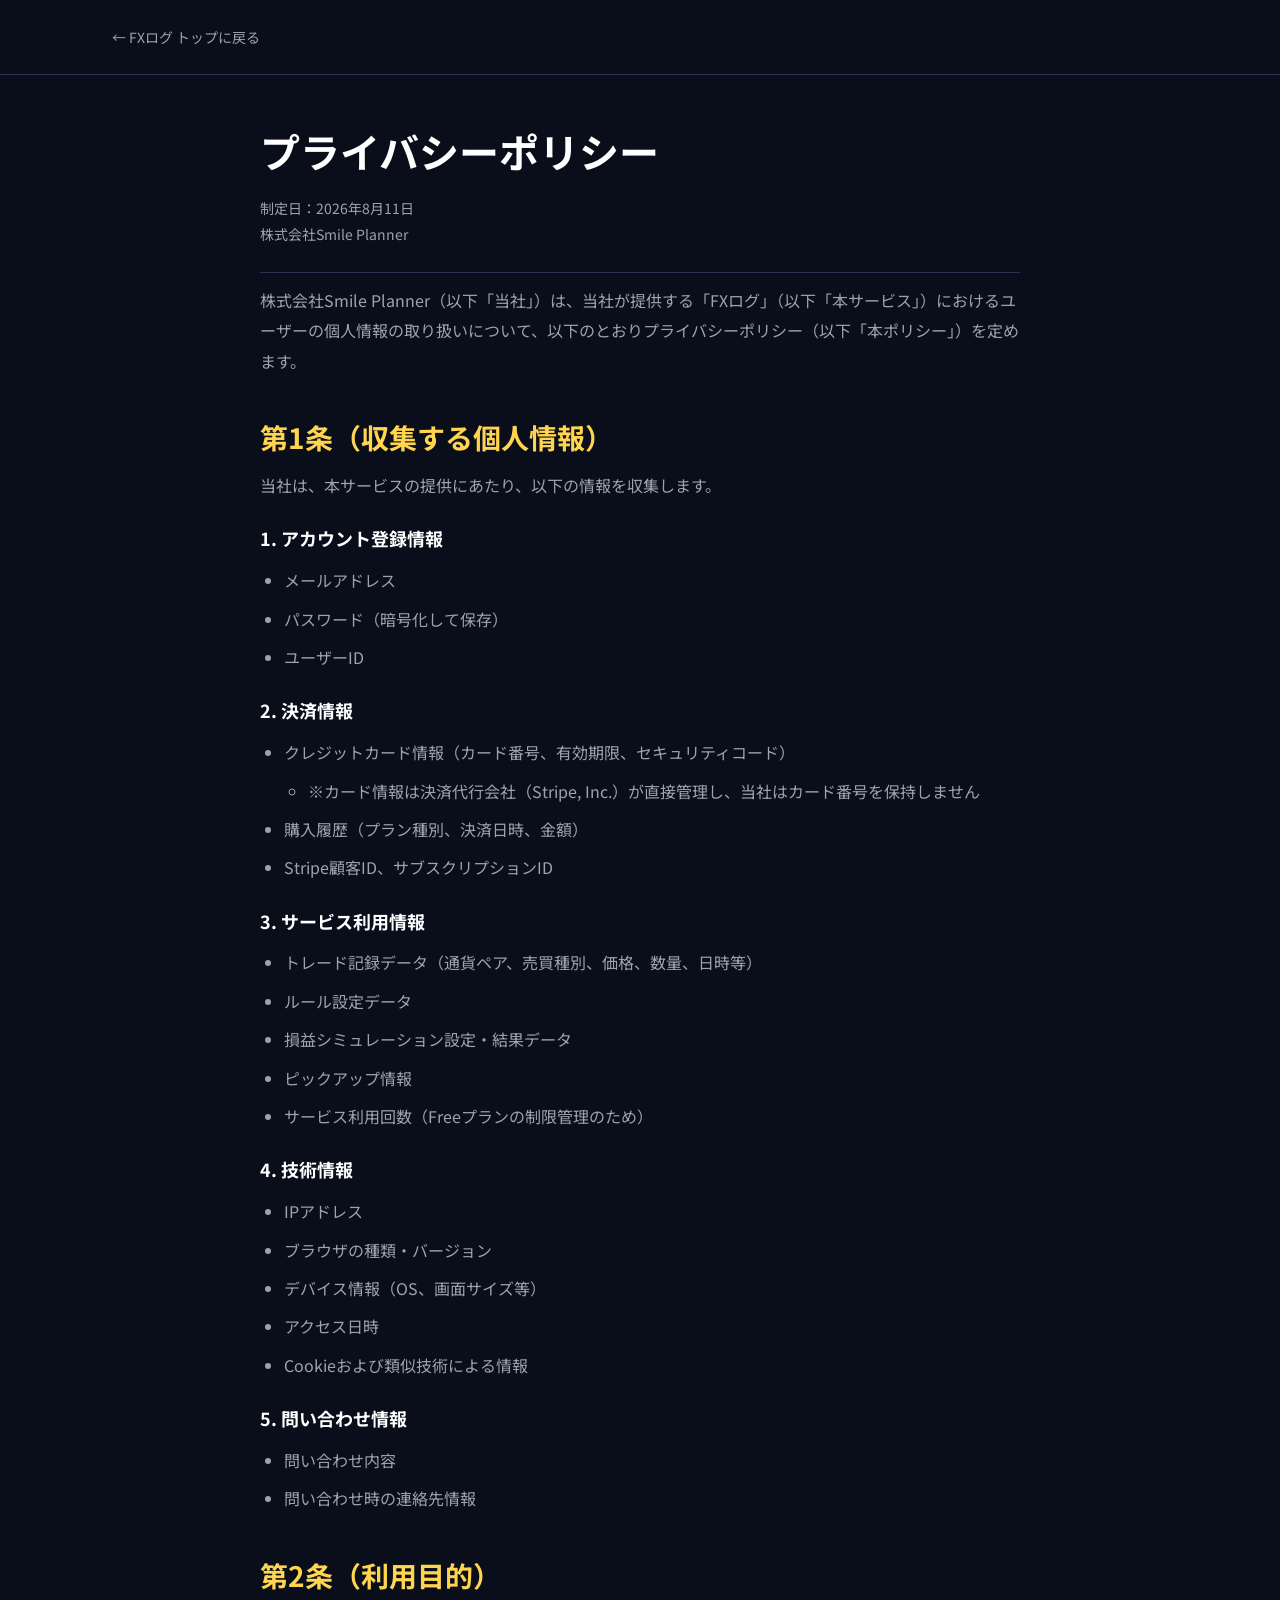
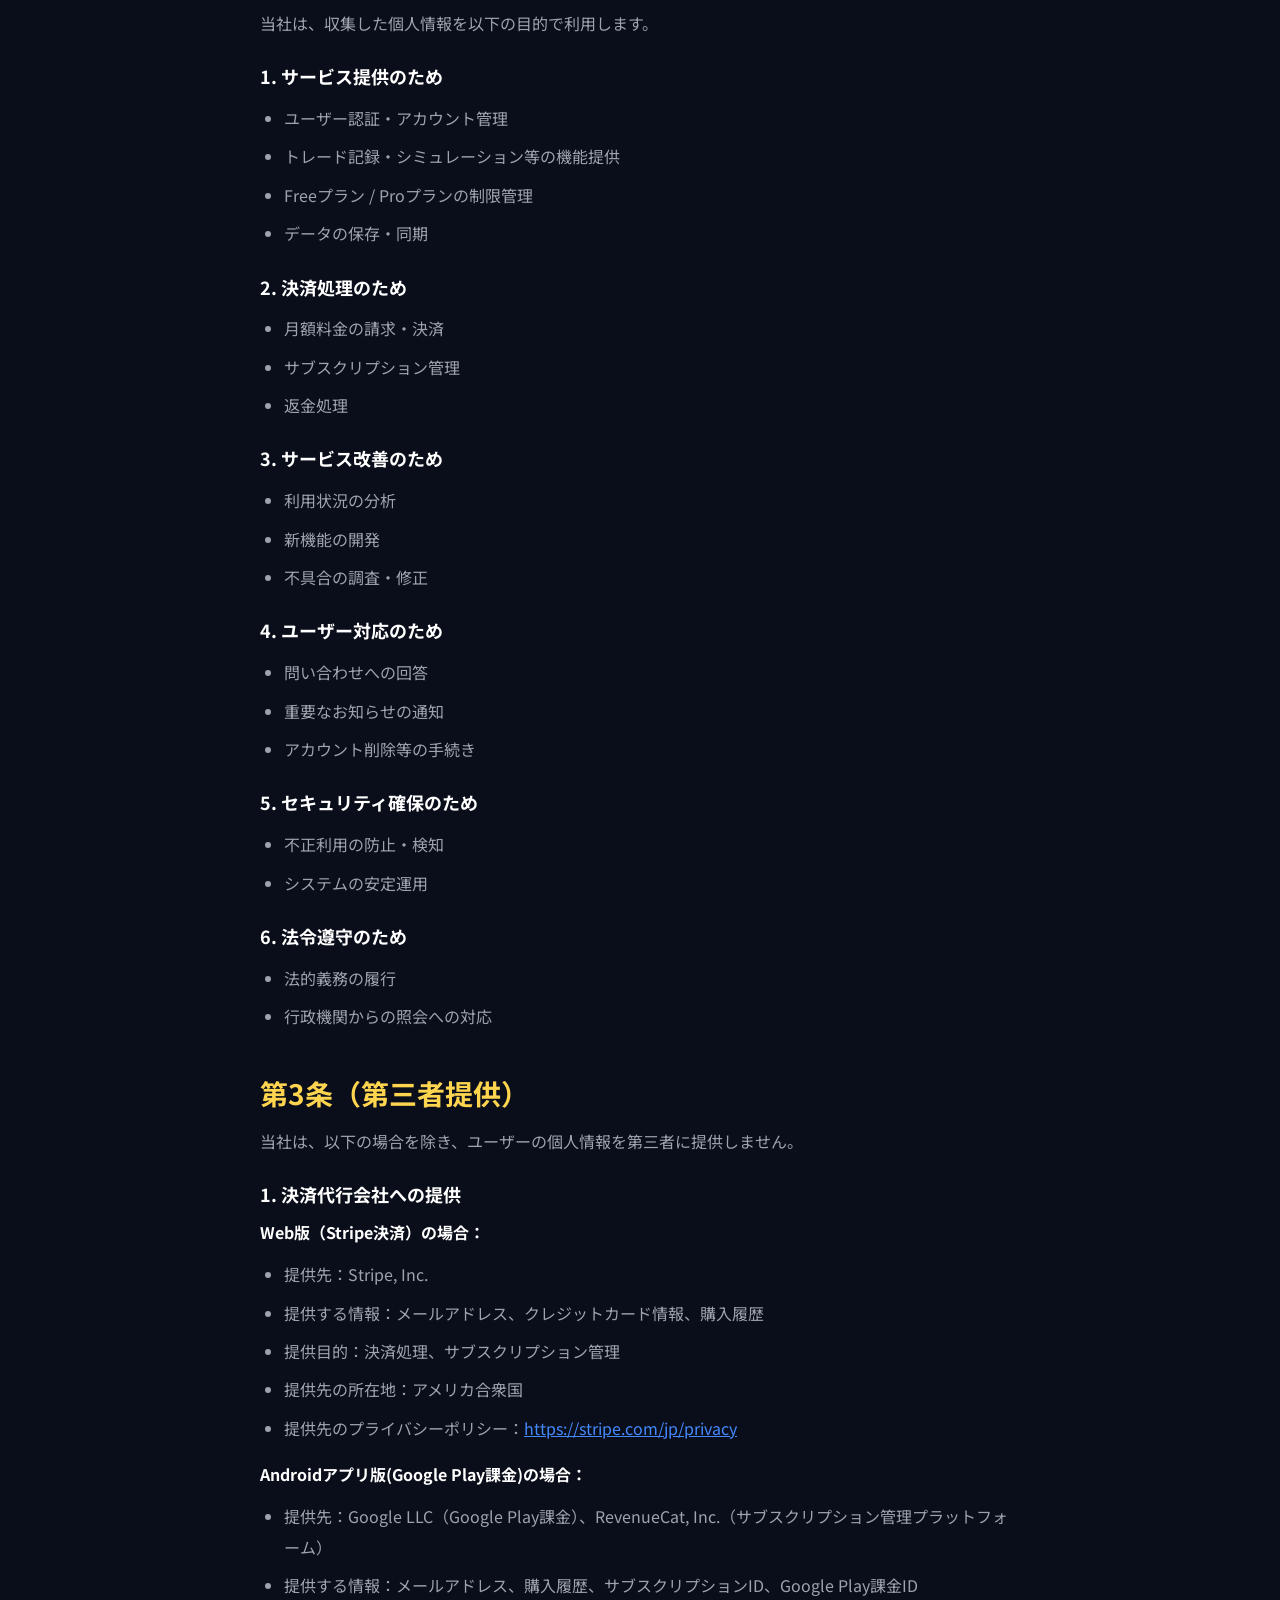
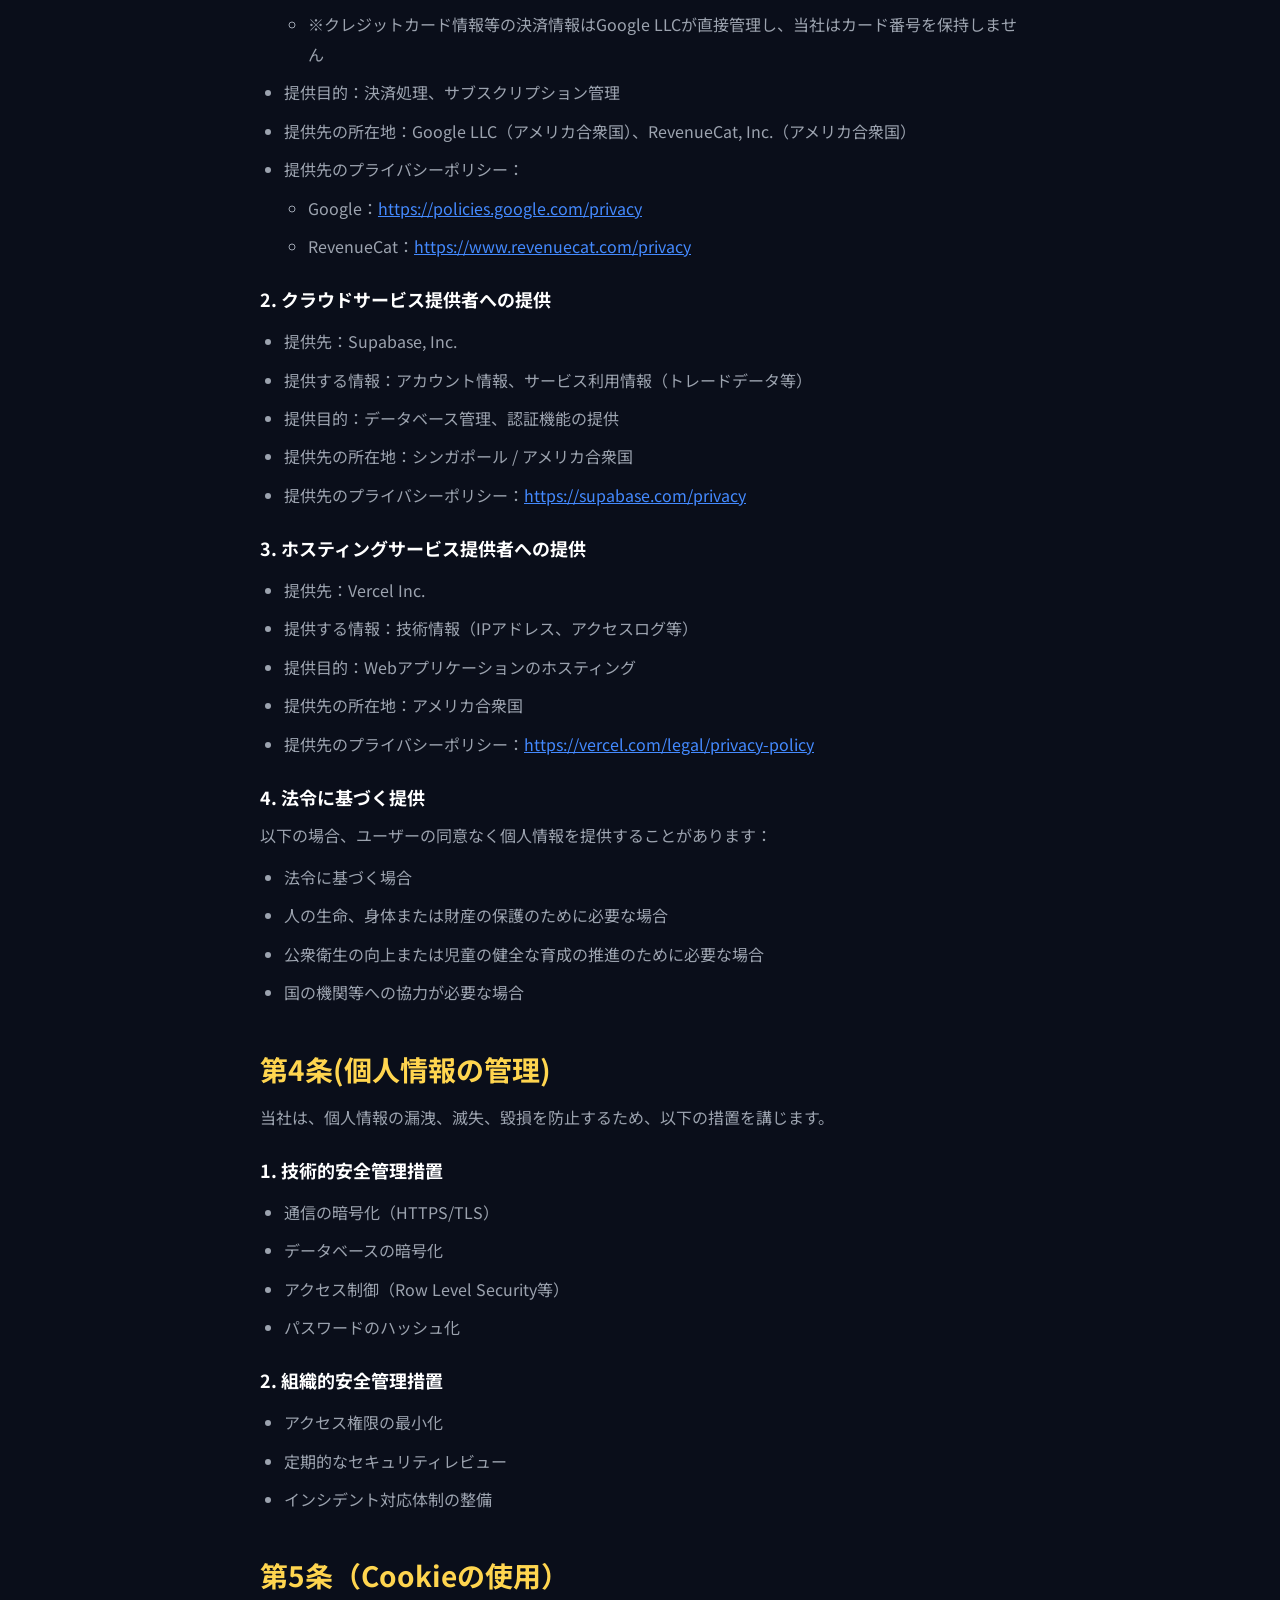
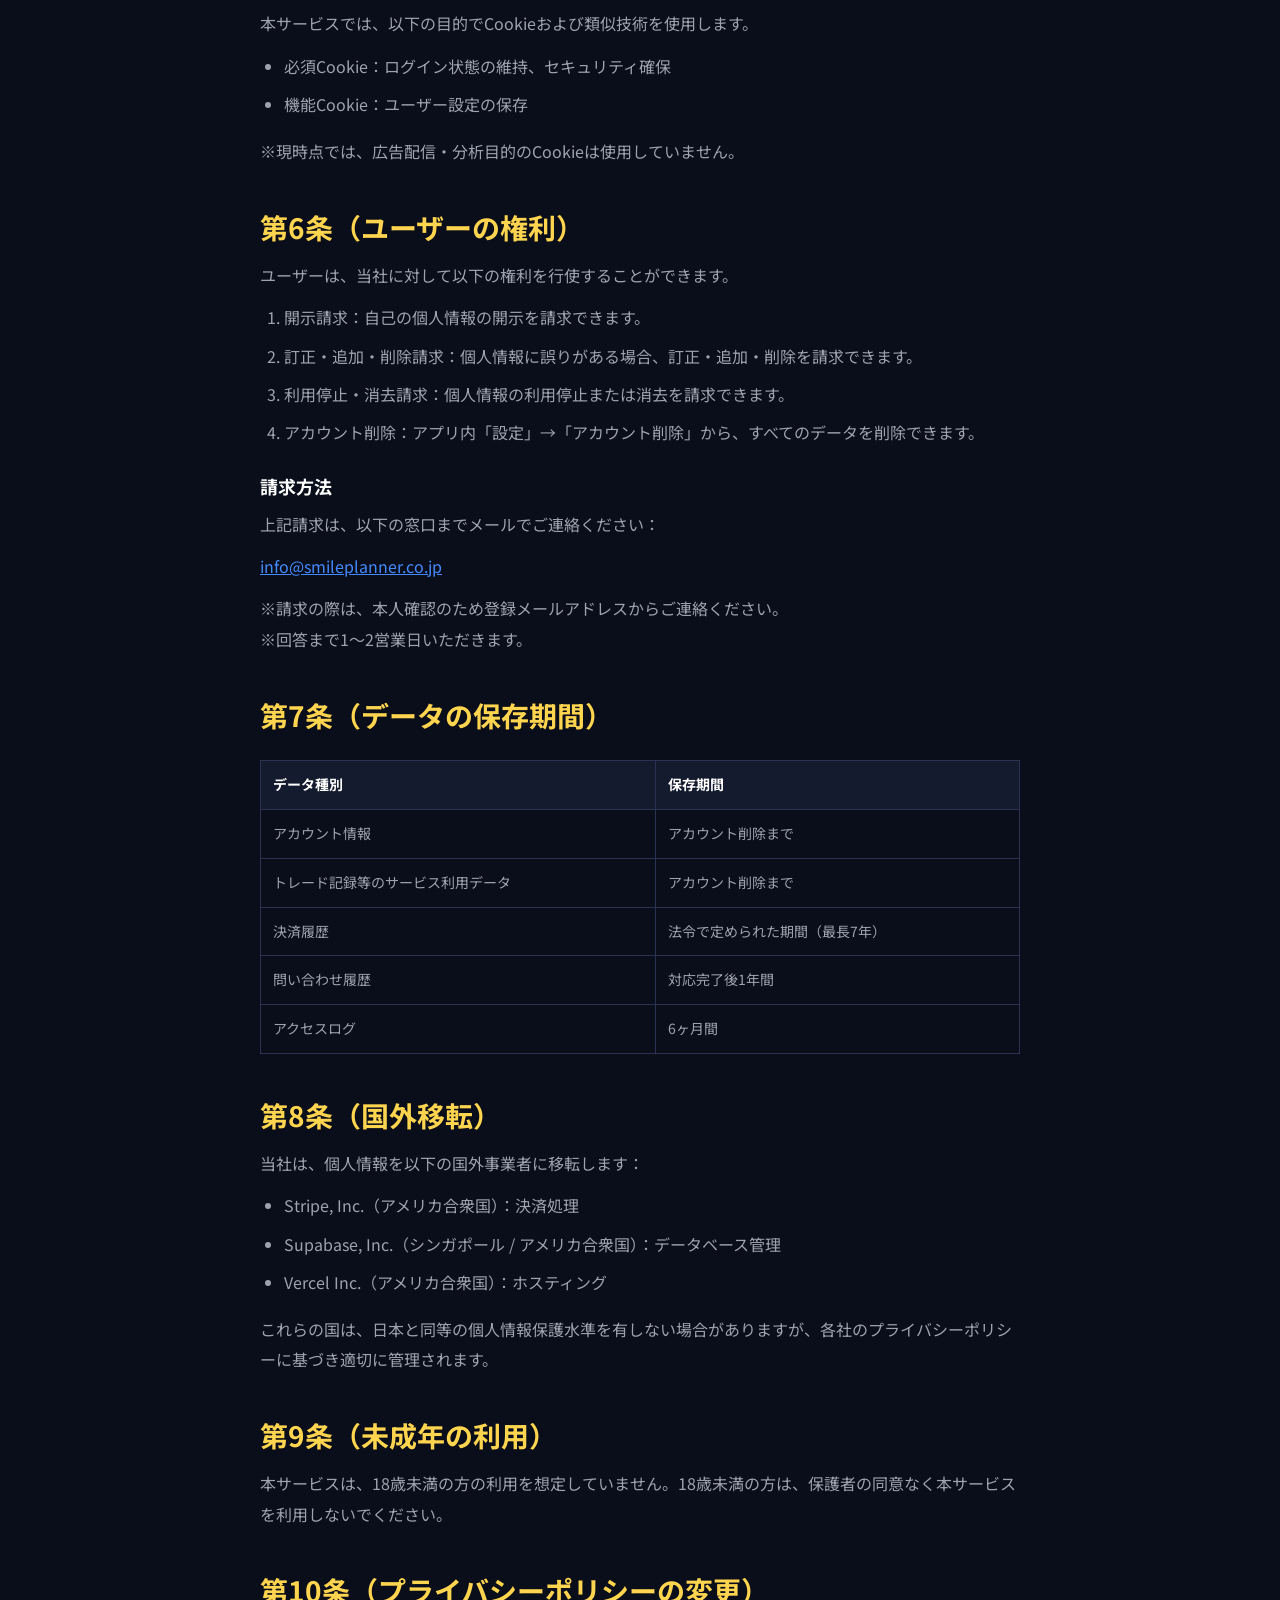
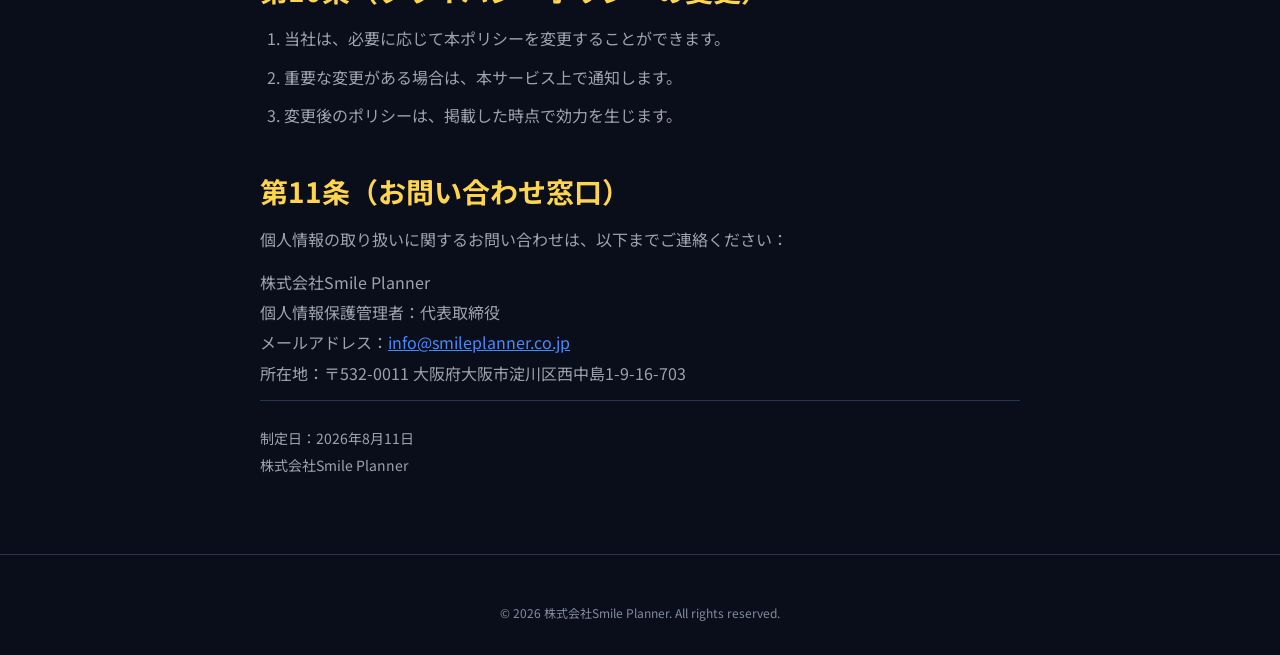
<file: legal/privacy.html>
<!doctype html>
<html lang="ja">
<head>
  <meta charset="UTF-8">
  <meta name="viewport" content="width=device-width, initial-scale=1">
  <title>プライバシーポリシー - FXログ</title>
  <meta name="description" content="FXログのプライバシーポリシーです。株式会社Smile Plannerが収集する個人情報の取り扱いについて定めています。">
  <meta name="robots" content="index,follow">
  <link rel="canonical" href="https://fxlog.link-ai17.jp/legal/privacy">

  <link rel="icon" type="image/svg+xml" href="/assets/favicon.svg">
  <link rel="icon" type="image/x-icon" href="/assets/favicon.ico">
  <link rel="icon" type="image/png" sizes="96x96" href="/assets/favicon-96.png">
  <link rel="icon" type="image/png" sizes="192x192" href="/assets/favicon-192.png">
  <link rel="apple-touch-icon" sizes="180x180" href="/assets/apple-touch-icon.png">
  <meta name="theme-color" content="#0A0E1A">

  <link rel="preconnect" href="https://fonts.googleapis.com">
  <link rel="preconnect" href="https://fonts.gstatic.com" crossorigin>
  <link href="https://fonts.googleapis.com/css2?family=Inter:wght@600;700&family=Noto+Sans+JP:wght@400;500;600;700&display=swap" rel="stylesheet">

  <link rel="stylesheet" href="/styles/main.min.css">
  <link rel="stylesheet" href="/styles/legal.css">
</head>
<body class="legal-page">
  <header class="legal-header">
    <div class="container">
      <a class="legal-header__back" href="/">← FXログ トップに戻る</a>
    </div>
  </header>

  <main class="legal-main">
    <div class="container">
      <article class="legal-article">
        <h1>プライバシーポリシー</h1>
        <p class="legal-article__meta">制定日：2026年8月11日<br>株式会社Smile Planner</p>

        <p class="legal-article__intro">株式会社Smile Planner（以下「当社」）は、当社が提供する「FXログ」（以下「本サービス」）におけるユーザーの個人情報の取り扱いについて、以下のとおりプライバシーポリシー（以下「本ポリシー」）を定めます。</p>

        <h2>第1条（収集する個人情報）</h2>
        <p>当社は、本サービスの提供にあたり、以下の情報を収集します。</p>

        <h3>1. アカウント登録情報</h3>
        <ul>
          <li>メールアドレス</li>
          <li>パスワード（暗号化して保存）</li>
          <li>ユーザーID</li>
        </ul>

        <h3>2. 決済情報</h3>
        <ul>
          <li>クレジットカード情報（カード番号、有効期限、セキュリティコード）
            <ul>
              <li>※カード情報は決済代行会社（Stripe, Inc.）が直接管理し、当社はカード番号を保持しません</li>
            </ul>
          </li>
          <li>購入履歴（プラン種別、決済日時、金額）</li>
          <li>Stripe顧客ID、サブスクリプションID</li>
        </ul>

        <h3>3. サービス利用情報</h3>
        <ul>
          <li>トレード記録データ（通貨ペア、売買種別、価格、数量、日時等）</li>
          <li>ルール設定データ</li>
          <li>損益シミュレーション設定・結果データ</li>
          <li>ピックアップ情報</li>
          <li>サービス利用回数（Freeプランの制限管理のため）</li>
        </ul>

        <h3>4. 技術情報</h3>
        <ul>
          <li>IPアドレス</li>
          <li>ブラウザの種類・バージョン</li>
          <li>デバイス情報（OS、画面サイズ等）</li>
          <li>アクセス日時</li>
          <li>Cookieおよび類似技術による情報</li>
        </ul>

        <h3>5. 問い合わせ情報</h3>
        <ul>
          <li>問い合わせ内容</li>
          <li>問い合わせ時の連絡先情報</li>
        </ul>

        <h2>第2条（利用目的）</h2>
        <p>当社は、収集した個人情報を以下の目的で利用します。</p>

        <h3>1. サービス提供のため</h3>
        <ul>
          <li>ユーザー認証・アカウント管理</li>
          <li>トレード記録・シミュレーション等の機能提供</li>
          <li>Freeプラン / Proプランの制限管理</li>
          <li>データの保存・同期</li>
        </ul>

        <h3>2. 決済処理のため</h3>
        <ul>
          <li>月額料金の請求・決済</li>
          <li>サブスクリプション管理</li>
          <li>返金処理</li>
        </ul>

        <h3>3. サービス改善のため</h3>
        <ul>
          <li>利用状況の分析</li>
          <li>新機能の開発</li>
          <li>不具合の調査・修正</li>
        </ul>

        <h3>4. ユーザー対応のため</h3>
        <ul>
          <li>問い合わせへの回答</li>
          <li>重要なお知らせの通知</li>
          <li>アカウント削除等の手続き</li>
        </ul>

        <h3>5. セキュリティ確保のため</h3>
        <ul>
          <li>不正利用の防止・検知</li>
          <li>システムの安定運用</li>
        </ul>

        <h3>6. 法令遵守のため</h3>
        <ul>
          <li>法的義務の履行</li>
          <li>行政機関からの照会への対応</li>
        </ul>

        <h2>第3条（第三者提供）</h2>
        <p>当社は、以下の場合を除き、ユーザーの個人情報を第三者に提供しません。</p>

        <h3>1. 決済代行会社への提供</h3>

        <p><strong>Web版（Stripe決済）の場合：</strong></p>
        <ul>
          <li>提供先：Stripe, Inc.</li>
          <li>提供する情報：メールアドレス、クレジットカード情報、購入履歴</li>
          <li>提供目的：決済処理、サブスクリプション管理</li>
          <li>提供先の所在地：アメリカ合衆国</li>
          <li>提供先のプライバシーポリシー：<a href="https://stripe.com/jp/privacy" rel="noopener">https://stripe.com/jp/privacy</a></li>
        </ul>

        <p><strong>Androidアプリ版(Google Play課金)の場合：</strong></p>
        <ul>
          <li>提供先：Google LLC（Google Play課金）、RevenueCat, Inc.（サブスクリプション管理プラットフォーム）</li>
          <li>提供する情報：メールアドレス、購入履歴、サブスクリプションID、Google Play課金ID
            <ul>
              <li>※クレジットカード情報等の決済情報はGoogle LLCが直接管理し、当社はカード番号を保持しません</li>
            </ul>
          </li>
          <li>提供目的：決済処理、サブスクリプション管理</li>
          <li>提供先の所在地：Google LLC（アメリカ合衆国）、RevenueCat, Inc.（アメリカ合衆国）</li>
          <li>提供先のプライバシーポリシー：
            <ul>
              <li>Google：<a href="https://policies.google.com/privacy" rel="noopener">https://policies.google.com/privacy</a></li>
              <li>RevenueCat：<a href="https://www.revenuecat.com/privacy" rel="noopener">https://www.revenuecat.com/privacy</a></li>
            </ul>
          </li>
        </ul>

        <h3>2. クラウドサービス提供者への提供</h3>
        <ul>
          <li>提供先：Supabase, Inc.</li>
          <li>提供する情報：アカウント情報、サービス利用情報（トレードデータ等）</li>
          <li>提供目的：データベース管理、認証機能の提供</li>
          <li>提供先の所在地：シンガポール / アメリカ合衆国</li>
          <li>提供先のプライバシーポリシー：<a href="https://supabase.com/privacy" rel="noopener">https://supabase.com/privacy</a></li>
        </ul>

        <h3>3. ホスティングサービス提供者への提供</h3>
        <ul>
          <li>提供先：Vercel Inc.</li>
          <li>提供する情報：技術情報（IPアドレス、アクセスログ等）</li>
          <li>提供目的：Webアプリケーションのホスティング</li>
          <li>提供先の所在地：アメリカ合衆国</li>
          <li>提供先のプライバシーポリシー：<a href="https://vercel.com/legal/privacy-policy" rel="noopener">https://vercel.com/legal/privacy-policy</a></li>
        </ul>

        <h3>4. 法令に基づく提供</h3>
        <p>以下の場合、ユーザーの同意なく個人情報を提供することがあります：</p>
        <ul>
          <li>法令に基づく場合</li>
          <li>人の生命、身体または財産の保護のために必要な場合</li>
          <li>公衆衛生の向上または児童の健全な育成の推進のために必要な場合</li>
          <li>国の機関等への協力が必要な場合</li>
        </ul>

        <h2>第4条(個人情報の管理)</h2>
        <p>当社は、個人情報の漏洩、滅失、毀損を防止するため、以下の措置を講じます。</p>

        <h3>1. 技術的安全管理措置</h3>
        <ul>
          <li>通信の暗号化（HTTPS/TLS）</li>
          <li>データベースの暗号化</li>
          <li>アクセス制御（Row Level Security等）</li>
          <li>パスワードのハッシュ化</li>
        </ul>

        <h3>2. 組織的安全管理措置</h3>
        <ul>
          <li>アクセス権限の最小化</li>
          <li>定期的なセキュリティレビュー</li>
          <li>インシデント対応体制の整備</li>
        </ul>

        <h2>第5条（Cookieの使用）</h2>
        <p>本サービスでは、以下の目的でCookieおよび類似技術を使用します。</p>
        <ul>
          <li>必須Cookie：ログイン状態の維持、セキュリティ確保</li>
          <li>機能Cookie：ユーザー設定の保存</li>
        </ul>
        <p>※現時点では、広告配信・分析目的のCookieは使用していません。</p>

        <h2>第6条（ユーザーの権利）</h2>
        <p>ユーザーは、当社に対して以下の権利を行使することができます。</p>
        <ol>
          <li>開示請求：自己の個人情報の開示を請求できます。</li>
          <li>訂正・追加・削除請求：個人情報に誤りがある場合、訂正・追加・削除を請求できます。</li>
          <li>利用停止・消去請求：個人情報の利用停止または消去を請求できます。</li>
          <li>アカウント削除：アプリ内「設定」→「アカウント削除」から、すべてのデータを削除できます。</li>
        </ol>

        <h3>請求方法</h3>
        <p>上記請求は、以下の窓口までメールでご連絡ください：</p>
        <p><a href="mailto:info@smileplanner.co.jp">info@smileplanner.co.jp</a></p>
        <p>※請求の際は、本人確認のため登録メールアドレスからご連絡ください。<br>※回答まで1〜2営業日いただきます。</p>

        <h2>第7条（データの保存期間）</h2>
        <table>
          <thead>
            <tr>
              <th>データ種別</th>
              <th>保存期間</th>
            </tr>
          </thead>
          <tbody>
            <tr>
              <td>アカウント情報</td>
              <td>アカウント削除まで</td>
            </tr>
            <tr>
              <td>トレード記録等のサービス利用データ</td>
              <td>アカウント削除まで</td>
            </tr>
            <tr>
              <td>決済履歴</td>
              <td>法令で定められた期間（最長7年）</td>
            </tr>
            <tr>
              <td>問い合わせ履歴</td>
              <td>対応完了後1年間</td>
            </tr>
            <tr>
              <td>アクセスログ</td>
              <td>6ヶ月間</td>
            </tr>
          </tbody>
        </table>

        <h2>第8条（国外移転）</h2>
        <p>当社は、個人情報を以下の国外事業者に移転します：</p>
        <ul>
          <li>Stripe, Inc.（アメリカ合衆国）：決済処理</li>
          <li>Supabase, Inc.（シンガポール / アメリカ合衆国）：データベース管理</li>
          <li>Vercel Inc.（アメリカ合衆国）：ホスティング</li>
        </ul>
        <p>これらの国は、日本と同等の個人情報保護水準を有しない場合がありますが、各社のプライバシーポリシーに基づき適切に管理されます。</p>

        <h2>第9条（未成年の利用）</h2>
        <p>本サービスは、18歳未満の方の利用を想定していません。18歳未満の方は、保護者の同意なく本サービスを利用しないでください。</p>

        <h2>第10条（プライバシーポリシーの変更）</h2>
        <ol>
          <li>当社は、必要に応じて本ポリシーを変更することができます。</li>
          <li>重要な変更がある場合は、本サービス上で通知します。</li>
          <li>変更後のポリシーは、掲載した時点で効力を生じます。</li>
        </ol>

        <h2>第11条（お問い合わせ窓口）</h2>
        <p>個人情報の取り扱いに関するお問い合わせは、以下までご連絡ください：</p>
        <p>
          株式会社Smile Planner<br>
          個人情報保護管理者：代表取締役<br>
          メールアドレス：<a href="mailto:info@smileplanner.co.jp">info@smileplanner.co.jp</a><br>
          所在地：〒532-0011 大阪府大阪市淀川区西中島1-9-16-703
        </p>

        <p class="legal-article__footer-meta">
          制定日：2026年8月11日<br>
          株式会社Smile Planner
        </p>
      </article>
    </div>
  </main>

  <footer class="footer">
    <div class="container">
      <p class="footer__copyright">© 2026 株式会社Smile Planner. All rights reserved.</p>
    </div>
  </footer>
</body>
</html>
</file>
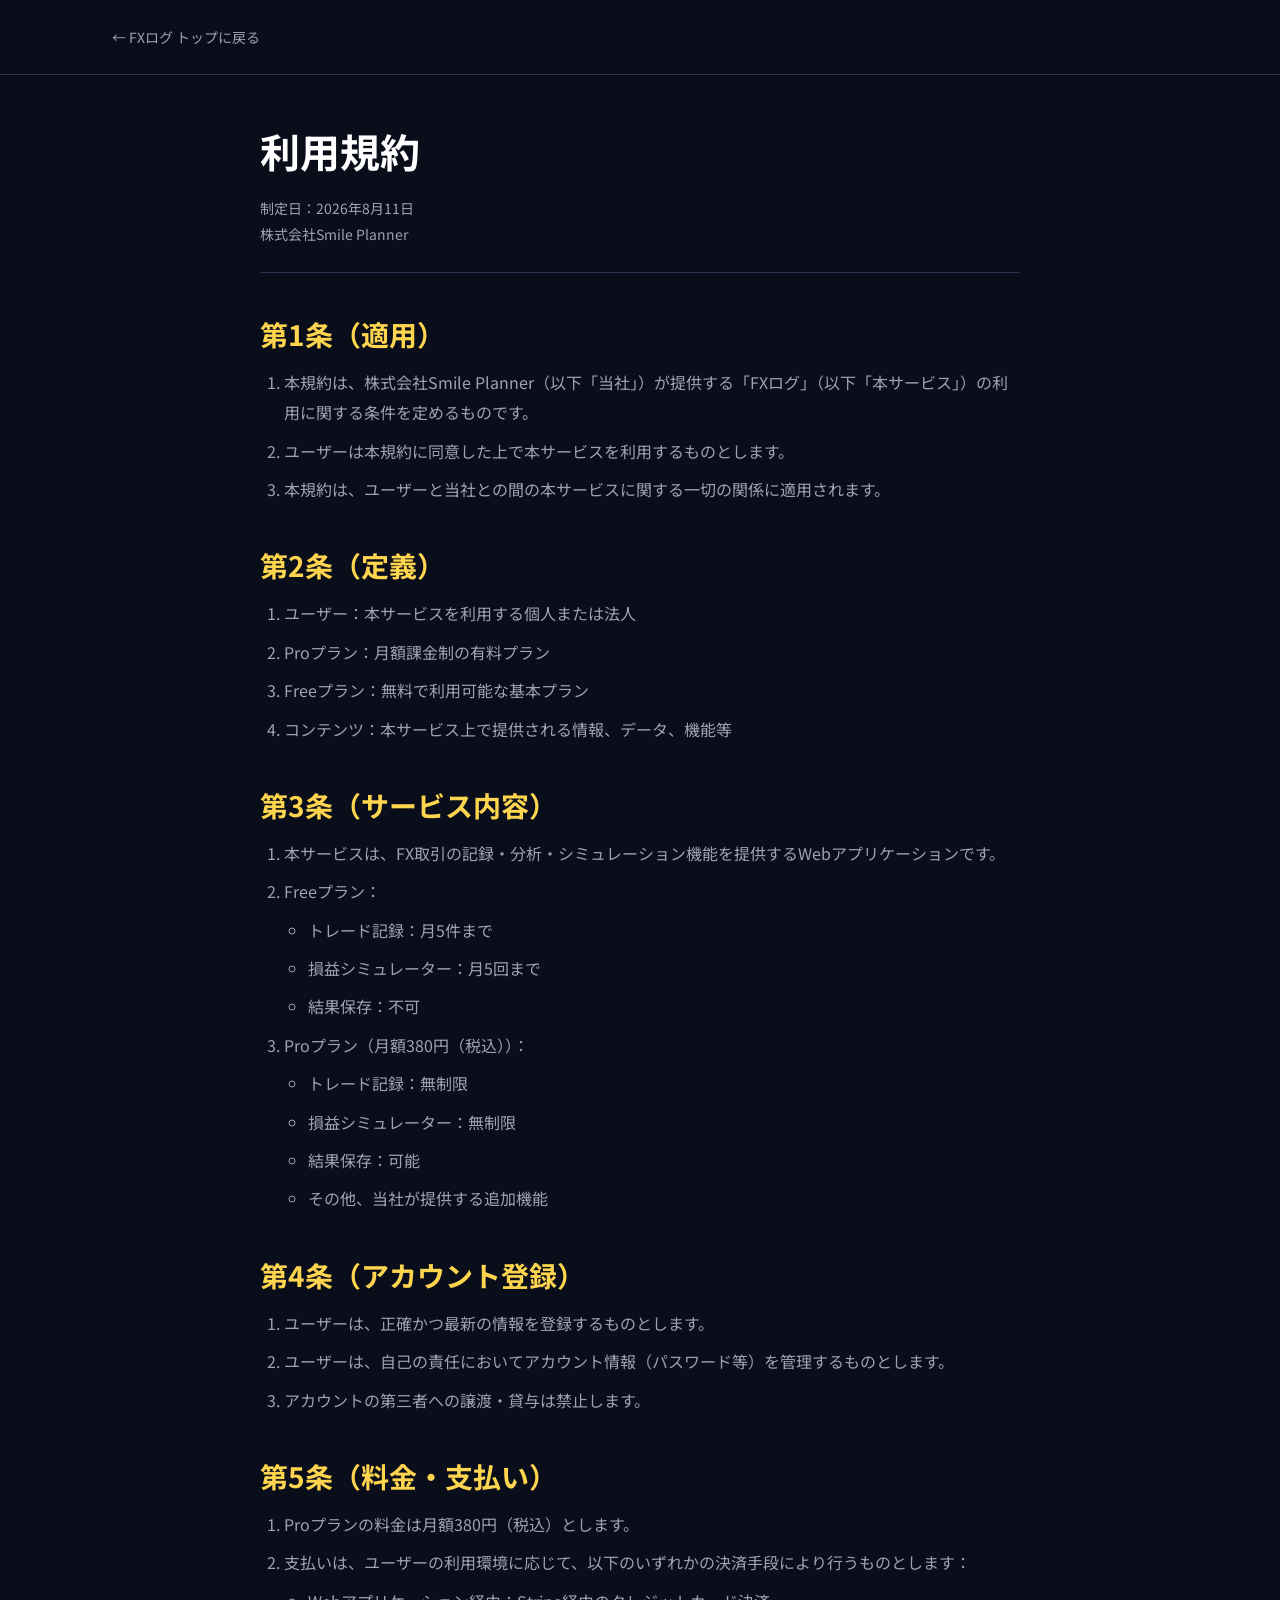
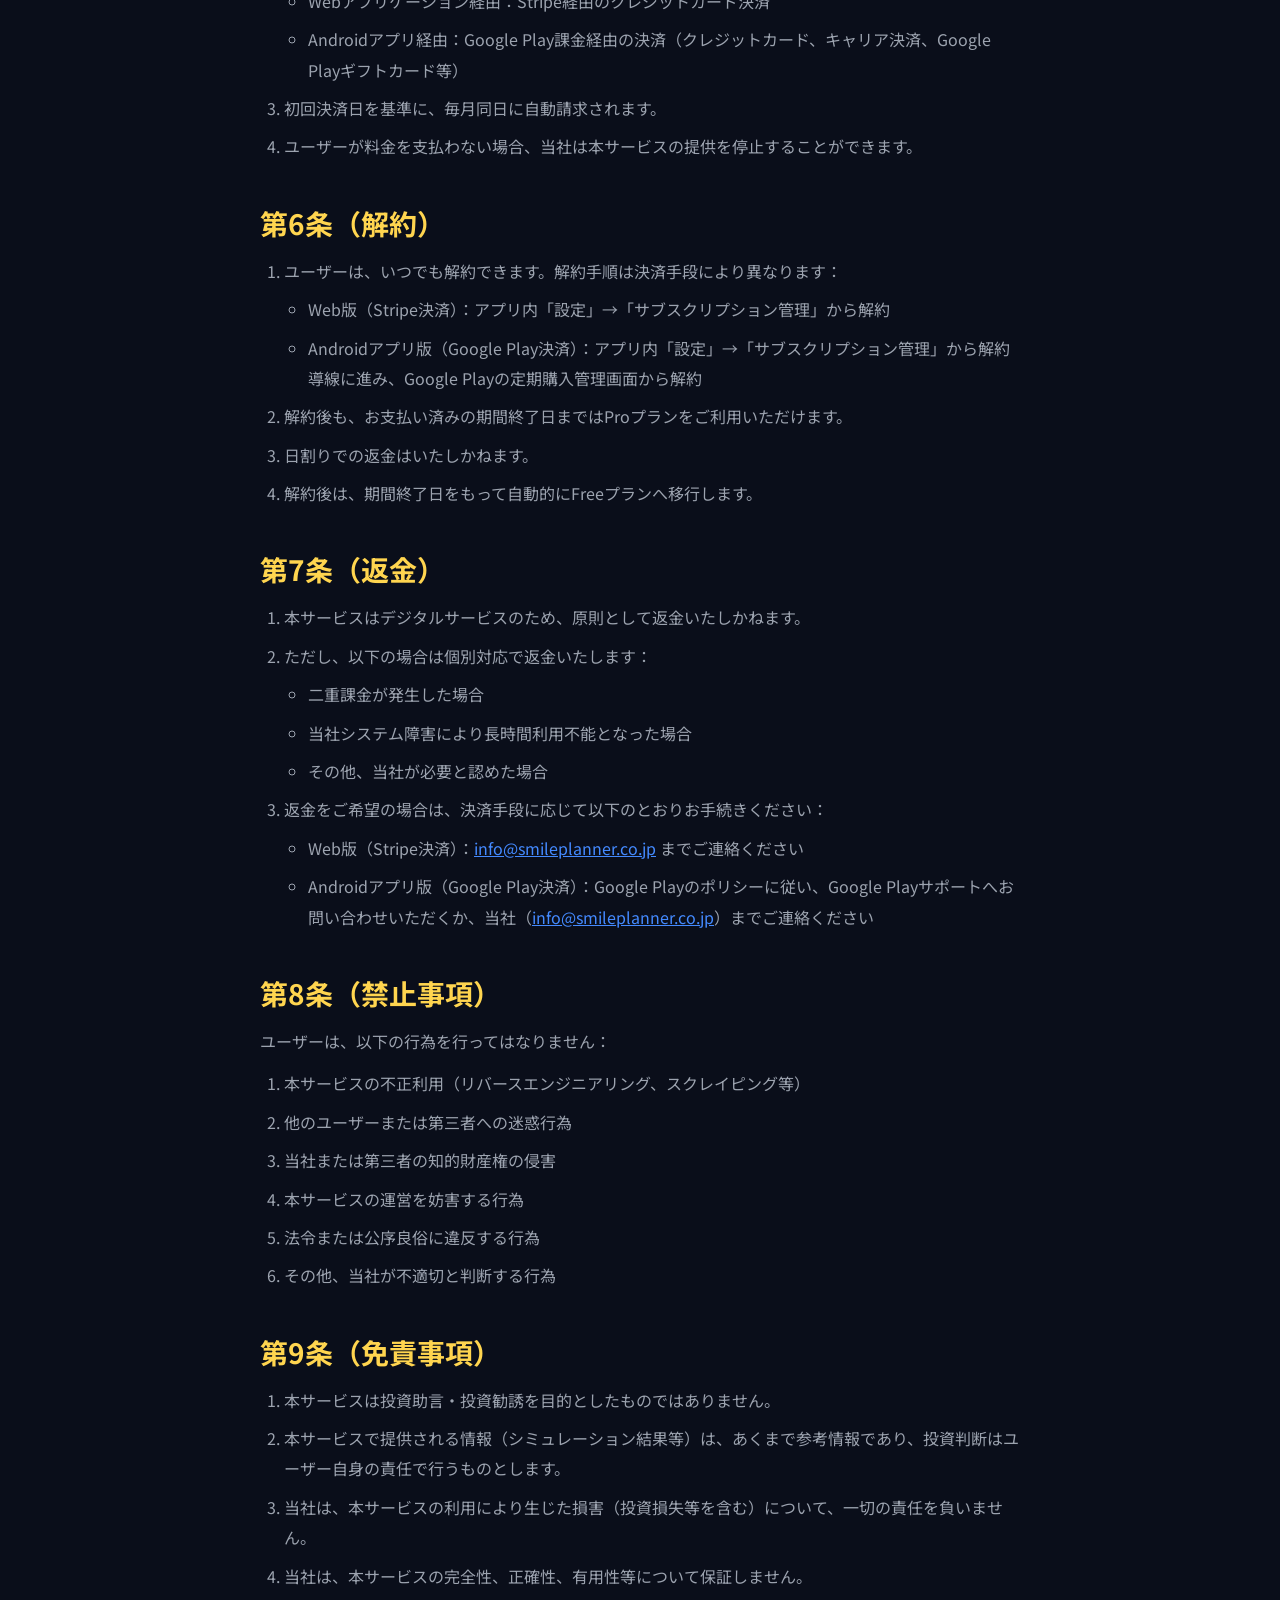
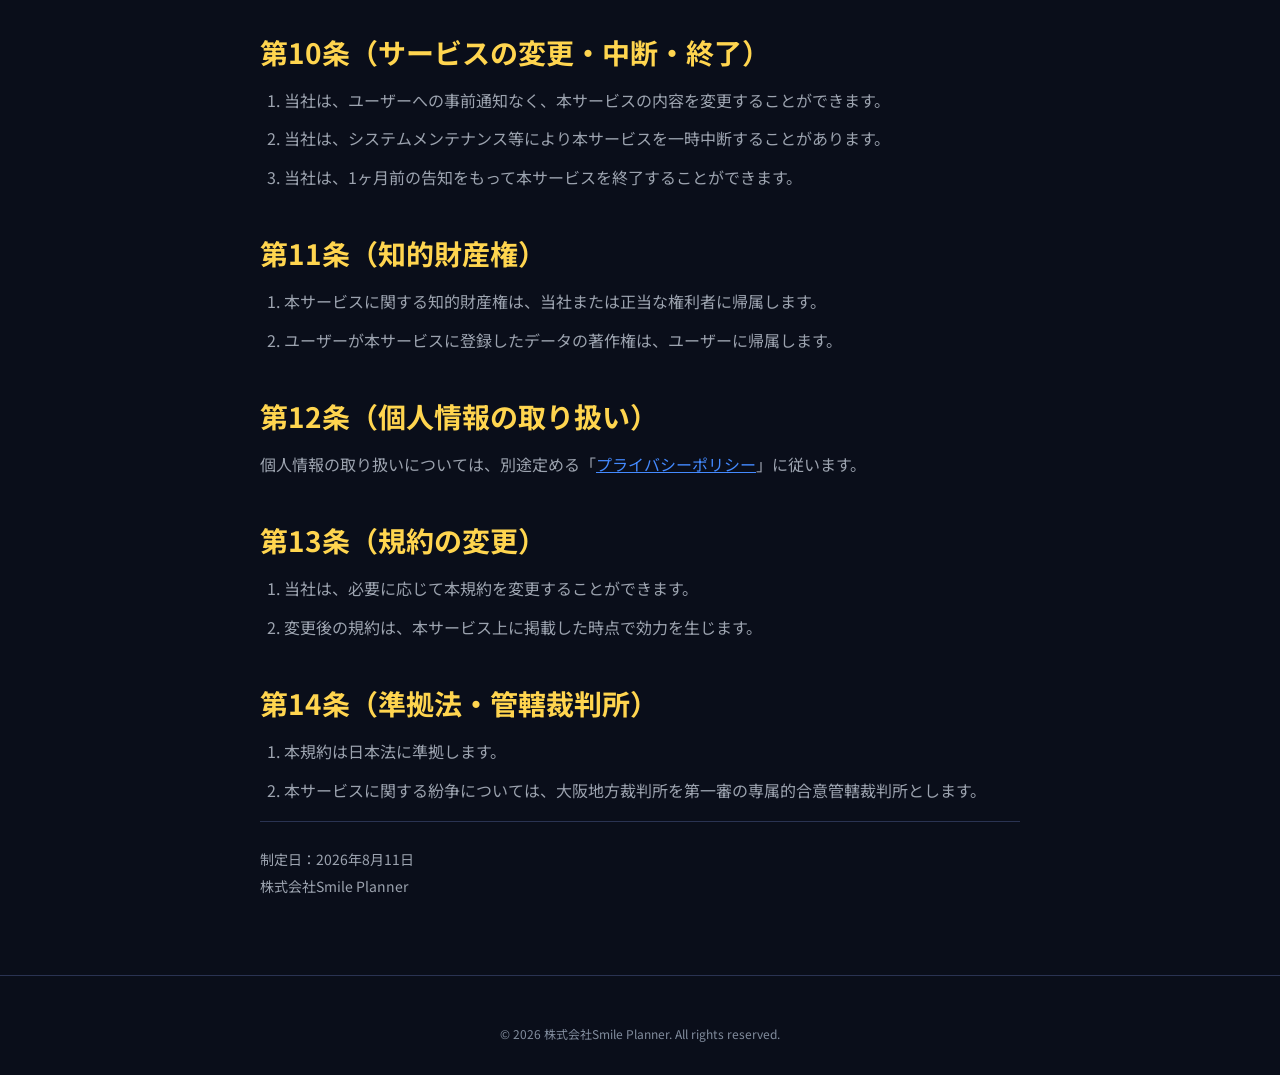
<file: legal/terms.html>
<!doctype html>
<html lang="ja">
<head>
  <meta charset="UTF-8">
  <meta name="viewport" content="width=device-width, initial-scale=1">
  <title>利用規約 - FXログ</title>
  <meta name="description" content="FXログの利用規約です。株式会社Smile Plannerが提供するFXトレード記録アプリの利用条件を定めています。">
  <meta name="robots" content="index,follow">
  <link rel="canonical" href="https://fxlog.link-ai17.jp/legal/terms">

  <link rel="icon" type="image/svg+xml" href="/assets/favicon.svg">
  <link rel="icon" type="image/x-icon" href="/assets/favicon.ico">
  <link rel="icon" type="image/png" sizes="96x96" href="/assets/favicon-96.png">
  <link rel="icon" type="image/png" sizes="192x192" href="/assets/favicon-192.png">
  <link rel="apple-touch-icon" sizes="180x180" href="/assets/apple-touch-icon.png">
  <meta name="theme-color" content="#0A0E1A">

  <link rel="preconnect" href="https://fonts.googleapis.com">
  <link rel="preconnect" href="https://fonts.gstatic.com" crossorigin>
  <link href="https://fonts.googleapis.com/css2?family=Inter:wght@600;700&family=Noto+Sans+JP:wght@400;500;600;700&display=swap" rel="stylesheet">

  <link rel="stylesheet" href="/styles/main.min.css">
  <link rel="stylesheet" href="/styles/legal.css">
</head>
<body class="legal-page">
  <header class="legal-header">
    <div class="container">
      <a class="legal-header__back" href="/">← FXログ トップに戻る</a>
    </div>
  </header>

  <main class="legal-main">
    <div class="container">
      <article class="legal-article">
        <h1>利用規約</h1>
        <p class="legal-article__meta">制定日：2026年8月11日<br>株式会社Smile Planner</p>

        <h2>第1条（適用）</h2>
        <ol>
          <li>本規約は、株式会社Smile Planner（以下「当社」）が提供する「FXログ」（以下「本サービス」）の利用に関する条件を定めるものです。</li>
          <li>ユーザーは本規約に同意した上で本サービスを利用するものとします。</li>
          <li>本規約は、ユーザーと当社との間の本サービスに関する一切の関係に適用されます。</li>
        </ol>

        <h2>第2条（定義）</h2>
        <ol>
          <li>ユーザー：本サービスを利用する個人または法人</li>
          <li>Proプラン：月額課金制の有料プラン</li>
          <li>Freeプラン：無料で利用可能な基本プラン</li>
          <li>コンテンツ：本サービス上で提供される情報、データ、機能等</li>
        </ol>

        <h2>第3条（サービス内容）</h2>
        <ol>
          <li>本サービスは、FX取引の記録・分析・シミュレーション機能を提供するWebアプリケーションです。</li>
          <li>Freeプラン：
            <ul>
              <li>トレード記録：月5件まで</li>
              <li>損益シミュレーター：月5回まで</li>
              <li>結果保存：不可</li>
            </ul>
          </li>
          <li>Proプラン（月額380円（税込））：
            <ul>
              <li>トレード記録：無制限</li>
              <li>損益シミュレーター：無制限</li>
              <li>結果保存：可能</li>
              <li>その他、当社が提供する追加機能</li>
            </ul>
          </li>
        </ol>

        <h2>第4条（アカウント登録）</h2>
        <ol>
          <li>ユーザーは、正確かつ最新の情報を登録するものとします。</li>
          <li>ユーザーは、自己の責任においてアカウント情報（パスワード等）を管理するものとします。</li>
          <li>アカウントの第三者への譲渡・貸与は禁止します。</li>
        </ol>

        <h2>第5条（料金・支払い）</h2>
        <ol>
          <li>Proプランの料金は月額380円（税込）とします。</li>
          <li>支払いは、ユーザーの利用環境に応じて、以下のいずれかの決済手段により行うものとします：
            <ul>
              <li>Webアプリケーション経由：Stripe経由のクレジットカード決済</li>
              <li>Androidアプリ経由：Google Play課金経由の決済（クレジットカード、キャリア決済、Google Playギフトカード等）</li>
            </ul>
          </li>
          <li>初回決済日を基準に、毎月同日に自動請求されます。</li>
          <li>ユーザーが料金を支払わない場合、当社は本サービスの提供を停止することができます。</li>
        </ol>

        <h2>第6条（解約）</h2>
        <ol>
          <li>ユーザーは、いつでも解約できます。解約手順は決済手段により異なります：
            <ul>
              <li>Web版（Stripe決済）：アプリ内「設定」→「サブスクリプション管理」から解約</li>
              <li>Androidアプリ版（Google Play決済）：アプリ内「設定」→「サブスクリプション管理」から解約導線に進み、Google Playの定期購入管理画面から解約</li>
            </ul>
          </li>
          <li>解約後も、お支払い済みの期間終了日まではProプランをご利用いただけます。</li>
          <li>日割りでの返金はいたしかねます。</li>
          <li>解約後は、期間終了日をもって自動的にFreeプランへ移行します。</li>
        </ol>

        <h2>第7条（返金）</h2>
        <ol>
          <li>本サービスはデジタルサービスのため、原則として返金いたしかねます。</li>
          <li>ただし、以下の場合は個別対応で返金いたします：
            <ul>
              <li>二重課金が発生した場合</li>
              <li>当社システム障害により長時間利用不能となった場合</li>
              <li>その他、当社が必要と認めた場合</li>
            </ul>
          </li>
          <li>返金をご希望の場合は、決済手段に応じて以下のとおりお手続きください：
            <ul>
              <li>Web版（Stripe決済）：<a href="mailto:info@smileplanner.co.jp">info@smileplanner.co.jp</a> までご連絡ください</li>
              <li>Androidアプリ版（Google Play決済）：Google Playのポリシーに従い、Google Playサポートへお問い合わせいただくか、当社（<a href="mailto:info@smileplanner.co.jp">info@smileplanner.co.jp</a>）までご連絡ください</li>
            </ul>
          </li>
        </ol>

        <h2>第8条（禁止事項）</h2>
        <p>ユーザーは、以下の行為を行ってはなりません：</p>
        <ol>
          <li>本サービスの不正利用（リバースエンジニアリング、スクレイピング等）</li>
          <li>他のユーザーまたは第三者への迷惑行為</li>
          <li>当社または第三者の知的財産権の侵害</li>
          <li>本サービスの運営を妨害する行為</li>
          <li>法令または公序良俗に違反する行為</li>
          <li>その他、当社が不適切と判断する行為</li>
        </ol>

        <h2>第9条（免責事項）</h2>
        <ol>
          <li>本サービスは投資助言・投資勧誘を目的としたものではありません。</li>
          <li>本サービスで提供される情報（シミュレーション結果等）は、あくまで参考情報であり、投資判断はユーザー自身の責任で行うものとします。</li>
          <li>当社は、本サービスの利用により生じた損害（投資損失等を含む）について、一切の責任を負いません。</li>
          <li>当社は、本サービスの完全性、正確性、有用性等について保証しません。</li>
        </ol>

        <h2>第10条（サービスの変更・中断・終了）</h2>
        <ol>
          <li>当社は、ユーザーへの事前通知なく、本サービスの内容を変更することができます。</li>
          <li>当社は、システムメンテナンス等により本サービスを一時中断することがあります。</li>
          <li>当社は、1ヶ月前の告知をもって本サービスを終了することができます。</li>
        </ol>

        <h2>第11条（知的財産権）</h2>
        <ol>
          <li>本サービスに関する知的財産権は、当社または正当な権利者に帰属します。</li>
          <li>ユーザーが本サービスに登録したデータの著作権は、ユーザーに帰属します。</li>
        </ol>

        <h2>第12条（個人情報の取り扱い）</h2>
        <p>個人情報の取り扱いについては、別途定める「<a href="/legal/privacy">プライバシーポリシー</a>」に従います。</p>

        <h2>第13条（規約の変更）</h2>
        <ol>
          <li>当社は、必要に応じて本規約を変更することができます。</li>
          <li>変更後の規約は、本サービス上に掲載した時点で効力を生じます。</li>
        </ol>

        <h2>第14条（準拠法・管轄裁判所）</h2>
        <ol>
          <li>本規約は日本法に準拠します。</li>
          <li>本サービスに関する紛争については、大阪地方裁判所を第一審の専属的合意管轄裁判所とします。</li>
        </ol>

        <p class="legal-article__footer-meta">
          制定日：2026年8月11日<br>
          株式会社Smile Planner
        </p>
      </article>
    </div>
  </main>

  <footer class="footer">
    <div class="container">
      <p class="footer__copyright">© 2026 株式会社Smile Planner. All rights reserved.</p>
    </div>
  </footer>
</body>
</html>
</file>
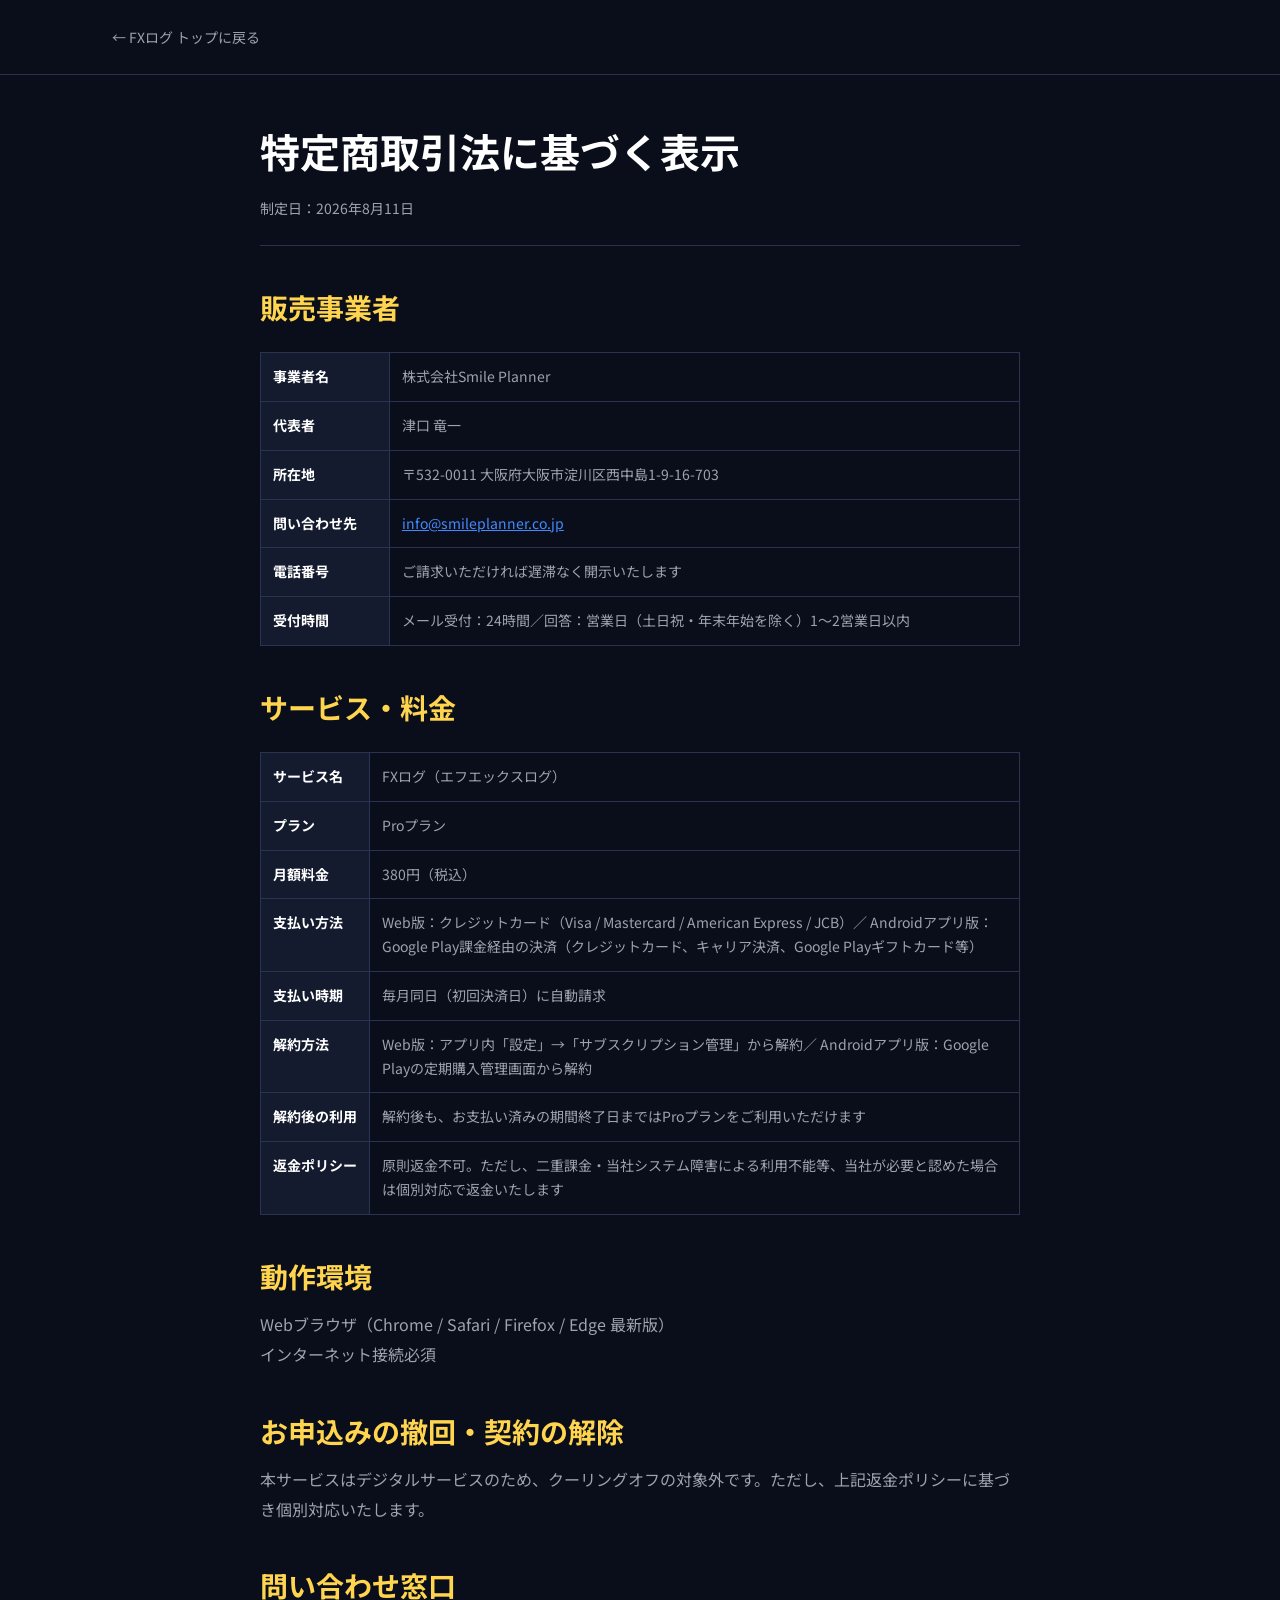
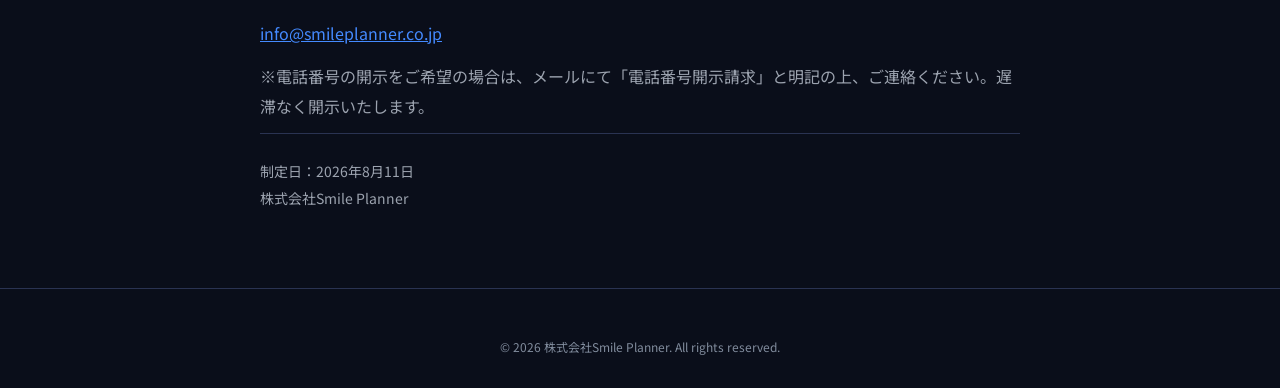
<file: legal/tokushoho.html>
<!doctype html>
<html lang="ja">
<head>
  <meta charset="UTF-8">
  <meta name="viewport" content="width=device-width, initial-scale=1">
  <title>特定商取引法に基づく表示 - FXログ</title>
  <meta name="description" content="FXログの特定商取引法に基づく表示です。株式会社Smile Plannerの事業者情報、料金、支払い方法、解約方法等を記載しています。">
  <meta name="robots" content="index,follow">
  <link rel="canonical" href="https://fxlog.link-ai17.jp/legal/tokushoho">

  <link rel="icon" type="image/svg+xml" href="/assets/favicon.svg">
  <link rel="icon" type="image/x-icon" href="/assets/favicon.ico">
  <link rel="icon" type="image/png" sizes="96x96" href="/assets/favicon-96.png">
  <link rel="icon" type="image/png" sizes="192x192" href="/assets/favicon-192.png">
  <link rel="apple-touch-icon" sizes="180x180" href="/assets/apple-touch-icon.png">
  <meta name="theme-color" content="#0A0E1A">

  <link rel="preconnect" href="https://fonts.googleapis.com">
  <link rel="preconnect" href="https://fonts.gstatic.com" crossorigin>
  <link href="https://fonts.googleapis.com/css2?family=Inter:wght@600;700&family=Noto+Sans+JP:wght@400;500;600;700&display=swap" rel="stylesheet">

  <link rel="stylesheet" href="/styles/main.min.css">
  <link rel="stylesheet" href="/styles/legal.css">
</head>
<body class="legal-page">
  <header class="legal-header">
    <div class="container">
      <a class="legal-header__back" href="/">← FXログ トップに戻る</a>
    </div>
  </header>

  <main class="legal-main">
    <div class="container">
      <article class="legal-article">
        <h1>特定商取引法に基づく表示</h1>
        <p class="legal-article__meta">制定日：2026年8月11日</p>

        <h2>販売事業者</h2>
        <table>
          <tbody>
            <tr>
              <th>事業者名</th>
              <td>株式会社Smile Planner</td>
            </tr>
            <tr>
              <th>代表者</th>
              <td>津口 竜一</td>
            </tr>
            <tr>
              <th>所在地</th>
              <td>〒532-0011 大阪府大阪市淀川区西中島1-9-16-703</td>
            </tr>
            <tr>
              <th>問い合わせ先</th>
              <td><a href="mailto:info@smileplanner.co.jp">info@smileplanner.co.jp</a></td>
            </tr>
            <tr>
              <th>電話番号</th>
              <td>ご請求いただければ遅滞なく開示いたします</td>
            </tr>
            <tr>
              <th>受付時間</th>
              <td>メール受付：24時間／回答：営業日（土日祝・年末年始を除く）1〜2営業日以内</td>
            </tr>
          </tbody>
        </table>

        <h2>サービス・料金</h2>
        <table>
          <tbody>
            <tr>
              <th>サービス名</th>
              <td>FXログ（エフエックスログ）</td>
            </tr>
            <tr>
              <th>プラン</th>
              <td>Proプラン</td>
            </tr>
            <tr>
              <th>月額料金</th>
              <td>380円（税込）</td>
            </tr>
            <tr>
              <th>支払い方法</th>
              <td>Web版：クレジットカード（Visa / Mastercard / American Express / JCB）／ Androidアプリ版：Google Play課金経由の決済（クレジットカード、キャリア決済、Google Playギフトカード等）</td>
            </tr>
            <tr>
              <th>支払い時期</th>
              <td>毎月同日（初回決済日）に自動請求</td>
            </tr>
            <tr>
              <th>解約方法</th>
              <td>Web版：アプリ内「設定」→「サブスクリプション管理」から解約／ Androidアプリ版：Google Playの定期購入管理画面から解約</td>
            </tr>
            <tr>
              <th>解約後の利用</th>
              <td>解約後も、お支払い済みの期間終了日まではProプランをご利用いただけます</td>
            </tr>
            <tr>
              <th>返金ポリシー</th>
              <td>原則返金不可。ただし、二重課金・当社システム障害による利用不能等、当社が必要と認めた場合は個別対応で返金いたします</td>
            </tr>
          </tbody>
        </table>

        <h2>動作環境</h2>
        <p>Webブラウザ（Chrome / Safari / Firefox / Edge 最新版）<br>インターネット接続必須</p>

        <h2>お申込みの撤回・契約の解除</h2>
        <p>本サービスはデジタルサービスのため、クーリングオフの対象外です。ただし、上記返金ポリシーに基づき個別対応いたします。</p>

        <h2>問い合わせ窓口</h2>
        <p><a href="mailto:info@smileplanner.co.jp">info@smileplanner.co.jp</a></p>
        <p>※電話番号の開示をご希望の場合は、メールにて「電話番号開示請求」と明記の上、ご連絡ください。遅滞なく開示いたします。</p>

        <p class="legal-article__footer-meta">
          制定日：2026年8月11日<br>
          株式会社Smile Planner
        </p>
      </article>
    </div>
  </main>

  <footer class="footer">
    <div class="container">
      <p class="footer__copyright">© 2026 株式会社Smile Planner. All rights reserved.</p>
    </div>
  </footer>
</body>
</html>
</file>
<file: styles/legal.css>
/* 法務ページ専用スタイル - LP デザイントークンを活用 */
.legal-page {
  min-height: 100vh;
  display: flex;
  flex-direction: column;
}

.legal-header {
  padding: var(--space-6) 0;
  border-bottom: 1px solid var(--color-border);
}

.legal-header__back {
  color: var(--color-text-secondary);
  font-size: var(--fs-small);
  display: inline-flex;
  align-items: center;
  gap: var(--space-2);
  transition: color 0.15s ease;
}

.legal-header__back:hover,
.legal-header__back:focus-visible {
  color: var(--color-primary);
}

.legal-main {
  flex: 1;
  padding-block: var(--space-12) var(--space-16);
}

.legal-article {
  max-width: 760px;
  margin-inline: auto;
}

.legal-article h1 {
  font-size: var(--fs-h1);
  font-weight: 700;
  margin: 0 0 var(--space-4);
  color: var(--color-text-primary);
  line-height: 1.4;
}

.legal-article__meta {
  color: var(--color-text-tertiary);
  font-size: var(--fs-small);
  line-height: 1.7;
  margin: 0 0 var(--space-8);
  padding-bottom: var(--space-6);
  border-bottom: 1px solid var(--color-border);
}

.legal-article__intro {
  color: var(--color-text-secondary);
  line-height: 1.9;
  margin: 0 0 var(--space-8);
}

.legal-article h2 {
  font-size: var(--fs-h2);
  font-weight: 700;
  margin: 40px 0 var(--space-3);
  color: var(--color-primary);
  line-height: 1.5;
}

.legal-article h3 {
  font-size: 1.125rem;
  font-weight: 700;
  margin: var(--space-6) 0 var(--space-2);
  color: var(--color-text-primary);
}

.legal-article p,
.legal-article li {
  color: var(--color-text-secondary);
  line-height: 1.9;
  margin: 0 0 var(--space-3);
}

.legal-article ul,
.legal-article ol {
  padding-left: var(--space-6);
  margin: var(--space-3) 0 var(--space-4);
}

.legal-article li {
  margin-bottom: var(--space-2);
}

.legal-article li ul,
.legal-article li ol {
  margin: var(--space-2) 0;
}

.legal-article a {
  color: var(--color-link);
  text-decoration: underline;
  word-break: break-all;
}

.legal-article a:hover,
.legal-article a:focus-visible {
  color: var(--color-primary);
}

.legal-article strong {
  color: var(--color-text-primary);
  font-weight: 700;
}

.legal-article table {
  width: 100%;
  border-collapse: collapse;
  margin-block: var(--space-6);
  font-size: var(--fs-small);
}

.legal-article table th,
.legal-article table td {
  padding: var(--space-3);
  border: 1px solid var(--color-border);
  color: var(--color-text-secondary);
  text-align: left;
  vertical-align: top;
  line-height: 1.7;
}

.legal-article table th {
  background: var(--color-surface);
  color: var(--color-text-primary);
  font-weight: 700;
  white-space: nowrap;
}

.legal-article__footer-meta {
  margin-top: var(--space-12);
  padding-top: var(--space-6);
  border-top: 1px solid var(--color-border);
  color: var(--color-text-tertiary);
  font-size: var(--fs-small);
  line-height: 1.7;
}

@media (max-width: 480px) {
  .legal-main {
    padding-block: var(--space-8) var(--space-12);
  }
  .legal-article table {
    font-size: var(--fs-caption);
  }
  .legal-article table th,
  .legal-article table td {
    padding: var(--space-2);
  }
  .legal-article table th {
    white-space: normal;
  }
}
</file>
<file: styles/main.min.css>
:root{--color-bg:#0A0E1A;--color-surface:#141B2E;--color-surface-variant:#1E2749;--color-text-primary:#FFFFFF;--color-text-secondary:#9CA3AF;--color-text-tertiary:#818C9D;--color-border:#2A3352;--color-primary:#FFD54F;--color-profit:#00C853;--color-loss:#FF5252;--color-link:#448AFF;--color-warning:#FFD54F;--font-jp:'Noto Sans JP',sans-serif;--font-en:'Inter',sans-serif;--fs-hero:clamp(2.25rem, 5vw + 1rem, 4rem);--fs-h1:clamp(1.75rem, 3vw + 1rem, 2.5rem);--fs-h2:clamp(1.25rem, 2vw + 0.5rem, 1.75rem);--fs-body:1rem;--fs-small:0.875rem;--fs-caption:0.75rem;--space-1:4px;--space-2:8px;--space-3:12px;--space-4:16px;--space-6:24px;--space-8:32px;--space-12:48px;--space-16:64px;--space-24:96px;--radius-sm:8px;--radius-md:12px;--radius-lg:16px;--max-width:1120px}*,::after,::before{box-sizing:border-box}html{-webkit-text-size-adjust:100%;scroll-behavior:smooth}body{margin:0;min-height:100vh;background-color:var(--color-bg);color:var(--color-text-primary);font-family:var(--font-jp);line-height:1.6;-webkit-font-smoothing:antialiased;text-rendering:optimizeLegibility}.font-en{font-family:var(--font-en),var(--font-jp)}img,svg{display:block;max-width:100%}picture{display:contents}a{color:inherit;text-decoration:none}a:focus-visible,button:focus-visible,summary:focus-visible{outline:2px solid var(--color-primary);outline-offset:2px}dl,ul{margin:0;padding:0}.page{min-height:100vh}.container{width:100%;max-width:var(--max-width);margin-inline:auto;padding-inline:var(--space-6)}.container--narrow{max-width:760px}.section{padding-block:var(--space-16)}.section--alt{background-color:var(--color-surface)}.section__header{text-align:center;max-width:640px;margin-inline:auto;margin-bottom:var(--space-12)}.section__eyebrow{display:inline-block;font-family:var(--font-en);font-size:var(--fs-small);font-weight:700;letter-spacing:.1em;text-transform:uppercase;color:var(--color-primary);margin-bottom:var(--space-2)}.section__title{font-size:var(--fs-h1);font-weight:700;margin:0 0 var(--space-3);color:var(--color-text-primary)}.section__lead{font-size:var(--fs-body);color:var(--color-text-secondary);margin:0;line-height:1.8}.section__body{max-width:720px;margin-inline:auto;display:flex;flex-direction:column;gap:var(--space-4)}.section__body p{color:var(--color-text-secondary);line-height:1.9;margin:0}.btn{display:inline-flex;align-items:center;justify-content:center;gap:var(--space-2);padding:14px 32px;border-radius:999px;font-family:var(--font-jp);font-size:var(--fs-body);font-weight:700;color:var(--color-bg);background-color:var(--color-primary);border:none;cursor:pointer;transition:transform .15s ease,box-shadow .15s ease}.btn:focus-visible,.btn:hover{transform:translateY(-2px);box-shadow:0 10px 28px rgba(255,213,79,.28)}.btn--large{padding:16px 40px;font-size:1.125rem}.checklist{list-style:none;display:flex;flex-direction:column;gap:var(--space-3)}.checklist__item{display:flex;align-items:flex-start;gap:var(--space-3);color:var(--color-text-secondary);line-height:1.7}.checklist__item::before{content:'\2713';flex:0 0 auto;display:inline-flex;align-items:center;justify-content:center;width:22px;height:22px;border-radius:50%;background-color:rgba(255,213,79,.12);color:var(--color-primary);font-size:.75rem;font-weight:700;margin-top:2px}.legal-note{font-size:var(--fs-caption);color:var(--color-text-tertiary);line-height:1.7;max-width:560px}.legal-note--center{margin-inline:auto;text-align:center}.badge{display:inline-flex;align-items:center;gap:var(--space-2);padding:var(--space-2) var(--space-4);border:1px solid var(--color-border);border-radius:999px;font-family:var(--font-en);font-size:var(--fs-small);font-weight:600;color:var(--color-primary);background:rgba(255,213,79,.08)}.hero{padding-block:var(--space-24) var(--space-16);text-align:center;position:relative;overflow:hidden}.hero::before{content:'';position:absolute;inset:0;background:radial-gradient(circle at 50% 0,rgba(255,213,79,.08),transparent 55%);pointer-events:none}.hero__inner{position:relative;display:flex;flex-direction:column;align-items:center;gap:var(--space-6);max-width:720px;margin-inline:auto}.hero__brand{display:flex;justify-content:center}.hero__logo{width:clamp(200px,32vw,280px);height:auto;opacity:0;animation:fx-fade-in .8s ease-out .1s forwards}.hero__subtitle,.hero__title{overflow-wrap:break-word;line-break:strict}.hero__title{font-size:var(--fs-hero);font-weight:800;letter-spacing:.01em;line-height:1.35;margin:0;color:var(--color-text-primary);opacity:0;animation:fx-fade-in .6s ease-out .35s forwards}.hero__subtitle{font-size:var(--fs-h2);font-weight:500;margin:0;color:var(--color-text-secondary);opacity:0;animation:fx-slide-in .6s ease-out .5s forwards}.hero__cta{opacity:0;animation:fx-fade-in .6s ease-out .65s forwards}.hero__badge{opacity:0;animation:fx-fade-in .6s ease-out .8s forwards}.hero__legal{opacity:0;animation:fx-fade-in .6s ease-out .95s forwards}.pain-points__list{max-width:560px;margin:0 auto var(--space-8)}.pain-points__closing{text-align:center;font-size:var(--fs-h2);font-weight:600;color:var(--color-text-primary);margin:0}.pain-points__closing .accent{color:var(--color-primary)}.quadrant{display:flex;align-items:stretch;gap:var(--space-3);max-width:560px;margin:0 auto var(--space-12)}.quadrant__vaxis{writing-mode:vertical-rl;text-orientation:mixed;flex:0 0 auto;display:flex;align-items:center;justify-content:center;font-size:var(--fs-small);font-weight:600;color:var(--color-text-secondary);letter-spacing:.05em}.quadrant__main{flex:1;min-width:0}.quadrant__haxis{text-align:center;font-size:var(--fs-small);font-weight:600;color:var(--color-text-secondary);letter-spacing:.05em;margin-bottom:var(--space-2)}.quadrant-grid{display:grid;grid-template-columns:44px 1fr 1fr;grid-template-rows:28px 1fr 1fr;gap:var(--space-2)}.quadrant-grid__label{display:flex;align-items:center;justify-content:center;font-size:var(--fs-caption);font-weight:600;color:var(--color-text-tertiary)}.quadrant-cell{border-radius:var(--radius-md);padding:var(--space-3);display:flex;align-items:center;justify-content:center;text-align:center;min-height:84px;font-size:var(--fs-caption);font-weight:600;color:var(--color-text-primary);border:1px solid var(--color-border)}.quadrant-cell--profit{background:rgba(0,200,83,.14);border-color:rgba(0,200,83,.4)}.quadrant-cell--link{background:rgba(68,138,255,.14);border-color:rgba(68,138,255,.4)}.quadrant-cell--warning{background:rgba(255,213,79,.14);border-color:rgba(255,213,79,.45)}.quadrant-cell--loss{background:rgba(255,82,82,.14);border-color:rgba(255,82,82,.4)}.quadrant-legend{display:grid;grid-template-columns:1fr;gap:var(--space-4);max-width:720px;margin-inline:auto}.quadrant-legend__dot{flex:0 0 auto;width:12px;height:12px;border-radius:50%}.quadrant-legend__dot--profit{background-color:var(--color-profit)}.quadrant-legend__dot--link{background-color:var(--color-link)}.quadrant-legend__dot--warning{background-color:var(--color-warning)}.quadrant-legend__dot--loss{background-color:var(--color-loss)}.quadrant-legend__title{display:flex;align-items:center;gap:var(--space-3);font-weight:700;margin:0 0 var(--space-1);color:var(--color-text-primary)}.quadrant-legend__desc{margin:0 0 0 var(--space-6);color:var(--color-text-secondary);font-size:var(--fs-small);line-height:1.7}.feature-block{display:flex;flex-direction:column;gap:var(--space-8);max-width:880px;margin-inline:auto}.feature-block__text{display:flex;flex-direction:column;gap:var(--space-4)}.feature-block__media{display:flex;justify-content:center}.phone-frame{width:258px;height:auto;aspect-ratio:430/932;border-radius:24px;box-shadow:0 20px 60px rgba(0,0,0,.5),0 8px 20px rgba(255,213,79,.15);overflow:hidden;display:block}.phone-frame img{width:100%;height:100%;object-fit:cover;display:block}.feature-02-cards{display:flex;gap:var(--space-8);justify-content:center;align-items:flex-start;flex-wrap:wrap;margin-top:var(--space-12);max-width:880px;margin-inline:auto}.feature-02-cards figure{display:flex;flex-direction:column;align-items:center;gap:var(--space-3);margin:0}.feature-02-cards figcaption{color:var(--color-text-secondary);font-size:var(--fs-small);text-align:center}.steps{display:grid;grid-template-columns:1fr;gap:var(--space-8);max-width:880px;margin-inline:auto}.step{text-align:center;display:flex;flex-direction:column;align-items:center;gap:var(--space-3)}.step__number{display:flex;align-items:center;justify-content:center;width:48px;height:48px;border-radius:50%;background-color:rgba(255,213,79,.12);border:1px solid var(--color-primary);color:var(--color-primary);font-family:var(--font-en);font-weight:700;font-size:1.125rem}.step__title{font-size:var(--fs-body);font-weight:700;margin:0;color:var(--color-text-primary)}.step__desc{font-size:var(--fs-small);color:var(--color-text-secondary);margin:0;line-height:1.7}.pricing-grid{display:grid;grid-template-columns:1fr;gap:var(--space-6);max-width:780px;margin-inline:auto}.pricing-card{background-color:var(--color-surface);border:1px solid var(--color-border);border-radius:var(--radius-lg);padding:var(--space-8) var(--space-6);display:flex;flex-direction:column;gap:var(--space-6);position:relative}.pricing-card--pro{border-color:var(--color-primary);box-shadow:0 0 0 1px rgba(255,213,79,.25)}.pricing-card__badge{position:absolute;top:-12px;right:var(--space-6);background-color:var(--color-primary);color:var(--color-bg);font-size:var(--fs-caption);font-weight:700;padding:var(--space-1) var(--space-3);border-radius:999px}.pricing-card__name{font-size:var(--fs-h2);font-weight:700;margin:0;color:var(--color-text-primary)}.pricing-card__price{display:flex;align-items:baseline;gap:var(--space-2)}.pricing-card__price-value{font-family:var(--font-en);font-size:2.5rem;font-weight:800;color:var(--color-primary)}.pricing-card__price-unit{font-size:var(--fs-small);color:var(--color-text-secondary)}.pricing-card__list{list-style:none;display:flex;flex-direction:column;gap:var(--space-2)}.pricing-card__list li{display:flex;align-items:flex-start;gap:var(--space-2);color:var(--color-text-secondary);font-size:var(--fs-small);line-height:1.7}.pricing-card__list li::before{content:'\2013';color:var(--color-text-tertiary);flex:0 0 auto}.faq-list{max-width:720px;margin-inline:auto;display:flex;flex-direction:column;gap:var(--space-3)}.faq-item{background-color:var(--color-surface);border:1px solid var(--color-border);border-radius:var(--radius-md);padding:var(--space-4) var(--space-6)}.faq-item__question{cursor:pointer;font-weight:700;color:var(--color-text-primary);list-style:none;display:flex;align-items:center;justify-content:space-between;gap:var(--space-4)}.faq-item__question::-webkit-details-marker{display:none}.faq-item__question::after{content:'+';flex:0 0 auto;color:var(--color-primary);font-size:1.25rem;font-weight:700;transition:transform .2s ease}.faq-item[open] .faq-item__question::after{transform:rotate(45deg)}.faq-item__answer{margin:var(--space-3) 0 0;color:var(--color-text-secondary);font-size:var(--fs-small);line-height:1.8}.final-cta{text-align:center}.final-cta__inner{max-width:560px;margin-inline:auto;display:flex;flex-direction:column;align-items:center;gap:var(--space-4)}.footer{border-top:1px solid var(--color-border);padding-block:var(--space-12) var(--space-8)}.footer__columns{display:grid;grid-template-columns:1fr;gap:var(--space-8);margin-bottom:var(--space-12)}.footer__column-heading{font-size:var(--fs-small);font-weight:700;color:var(--color-text-primary);margin:0 0 var(--space-3)}.footer__links{list-style:none;display:flex;flex-direction:column;gap:var(--space-2)}.footer__links a{color:var(--color-text-secondary);font-size:var(--fs-small)}.footer__links a:focus-visible,.footer__links a:hover{color:var(--color-primary)}.footer__notice{background-color:var(--color-surface);border:1px solid var(--color-border);border-radius:var(--radius-md);padding:var(--space-6);margin-bottom:var(--space-8)}.footer__notice-title{font-size:var(--fs-small);font-weight:700;color:var(--color-primary);margin:0 0 var(--space-2)}.footer__notice-list{list-style:none;display:flex;flex-direction:column;gap:var(--space-1)}.footer__notice-list li{font-size:var(--fs-caption);color:var(--color-text-tertiary);line-height:1.8}.footer__copyright{text-align:center;font-size:var(--fs-caption);color:var(--color-text-tertiary);margin:0}@keyframes fx-fade-in{from{opacity:0}to{opacity:1}}@keyframes fx-slide-in{from{opacity:0;transform:translateY(8px)}to{opacity:1;transform:translateY(0)}}.reveal{opacity:0;transform:translateY(16px);transition:opacity .6s ease-out,transform .6s ease-out}.reveal.is-visible{opacity:1;transform:translateY(0)}@media (prefers-reduced-motion:reduce){html{scroll-behavior:auto}.hero__badge,.hero__cta,.hero__legal,.hero__logo,.hero__subtitle,.hero__title{animation:none;opacity:1}.reveal{opacity:1;transform:none;transition:none}}@media (max-width:767px){.phone-frame{width:220px;margin:0 auto}}@media (max-width:480px){.hero{padding-block:var(--space-16) var(--space-12)}.hero__logo{width:180px}.section{padding-block:var(--space-12)}.quadrant-grid{grid-template-columns:36px 1fr 1fr}.quadrant-cell{min-height:68px;padding:var(--space-2)}}@media (min-width:768px){.hero__inner{gap:var(--space-8)}.feature-block{flex-direction:row;align-items:center}.feature-block__media,.feature-block__text{flex:1}.feature-block--reverse{flex-direction:row-reverse}.steps{grid-template-columns:repeat(3,1fr)}.pricing-grid{grid-template-columns:1fr 1fr;align-items:stretch}.footer__columns{grid-template-columns:repeat(3,1fr)}}@media (min-width:1024px){.container{padding-inline:var(--space-8)}.quadrant{max-width:640px}}@media (min-width:1440px){:root{--max-width:1280px}}
</file>
